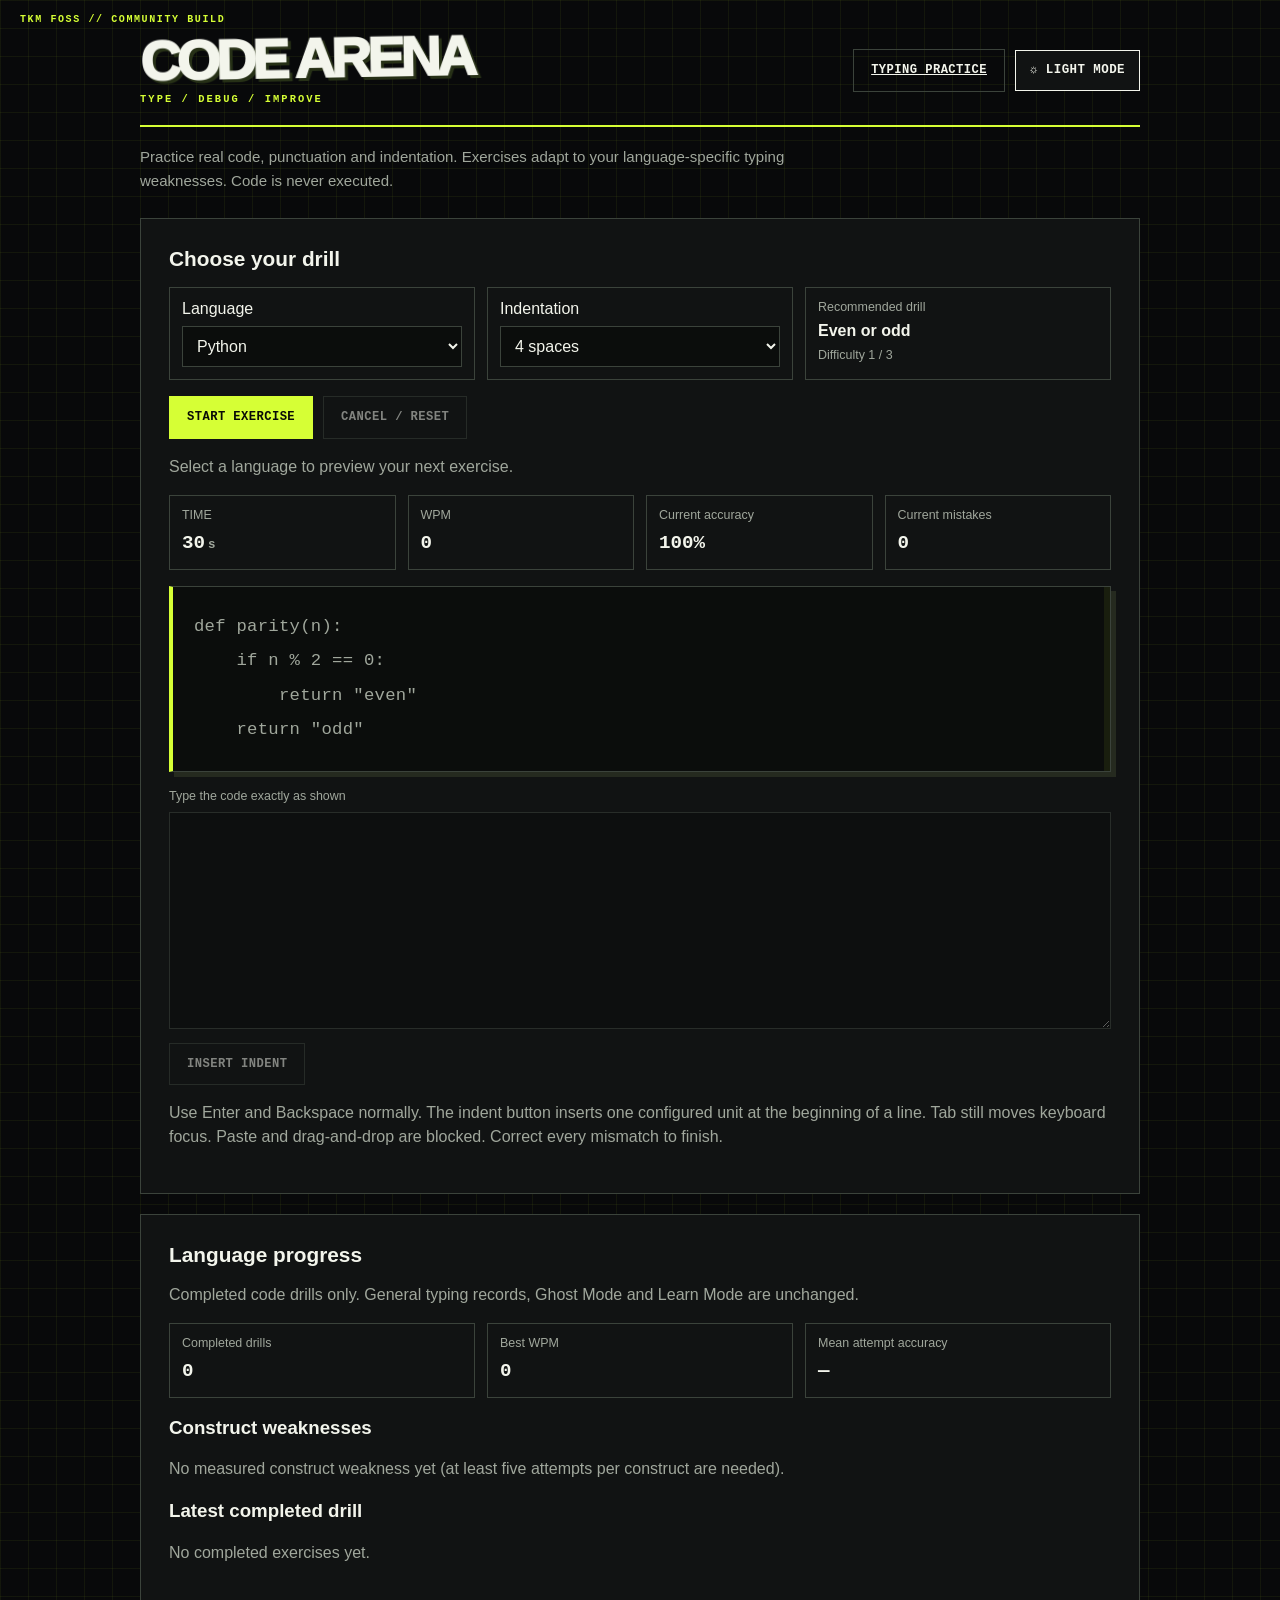
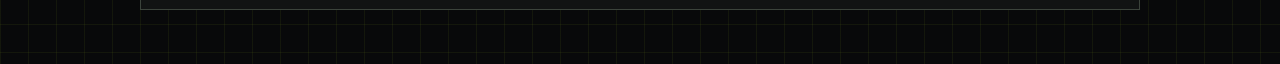
<file: code-arena.html>
<!DOCTYPE html>
<html lang="en">
<head>
  <meta charset="UTF-8">
  <meta name="viewport" content="width=device-width, initial-scale=1">
  <meta name="description" content="Practice programming syntax with adaptive code typing drills.">
  <title>Code Arena — BrokenKey</title>
  <link rel="stylesheet" href="style.css">
  <link rel="stylesheet" href="code-arena.css">
</head>
<body class="code-arena-page">
  <main class="container arena-container">
    <header class="topbar arena-topbar">
      <div class="brand"><div><h1>Code Arena</h1><p class="eyebrow">TYPE / DEBUG / IMPROVE</p></div></div>
      <div class="arena-actions"><a class="btn btn-secondary" href="index.html">Typing practice</a><button id="theme-btn" class="icon-btn" type="button">☼ <span>Light mode</span></button></div>
    </header>
    <p class="subtitle">Practice real code, punctuation and indentation. Exercises adapt to your language-specific typing weaknesses. Code is never executed.</p>
    <section class="arena-card" aria-labelledby="arena-heading">
      <h2 id="arena-heading">Choose your drill</h2>
      <div class="arena-settings">
        <label>Language<select id="arena-language"><option value="python">Python</option><option value="javascript">JavaScript</option><option value="c">C</option><option value="cpp">C++</option></select></label>
        <label>Indentation<select id="arena-indent"><option value="4">4 spaces</option><option value="2">2 spaces</option><option value="tab">Tabs</option></select></label>
        <div><span class="arena-label">Recommended drill</span><strong id="arena-exercise">—</strong><small id="arena-tier"></small></div>
      </div>
      <div class="arena-actions"><button id="arena-start" class="btn btn-primary" type="button">Start exercise</button><button id="arena-cancel" class="btn btn-secondary" type="button" disabled>Cancel / reset</button></div>
      <p id="arena-status" role="status">Select a language to preview your next exercise.</p>
      <div class="arena-stats" aria-label="Current typing metrics">
        <div><span>TIME</span><strong id="time">UNTIMED</strong></div>
        <div><span>WPM</span><strong id="wpm">0</strong></div>
        <div><span>Current accuracy</span><strong id="accuracy">100%</strong></div>
        <div><span>Current mistakes</span><strong id="mistakes">0</strong></div>
      </div>
      <div id="passage" class="passage arena-passage" aria-label="Code to type"></div>
      <label class="arena-label" for="typing-input">Type the code exactly as shown</label>
      <textarea id="typing-input" class="typing-input" rows="7" disabled spellcheck="false" autocorrect="off" autocapitalize="off" autocomplete="off" aria-describedby="arena-hint"></textarea>
      <div class="arena-actions"><button id="arena-indent-btn" class="btn btn-secondary" type="button" disabled>Insert indent</button></div>
      <p id="arena-hint">Use Enter and Backspace normally. The indent button inserts one configured unit at the beginning of a line. Tab still moves keyboard focus. Paste and drag-and-drop are blocked. Correct every mismatch to finish.</p>
    </section>
    <section class="arena-card" aria-labelledby="arena-history-heading">
      <h2 id="arena-history-heading">Language progress</h2>
      <p>Completed code drills only. General typing records, Ghost Mode and Learn Mode are unchanged.</p>
      <div class="arena-stats" id="arena-history"></div>
      <h3>Construct weaknesses</h3>
      <p id="arena-weakness"></p>
      <ul id="arena-weak-list"></ul>
      <h3>Latest completed drill</h3>
      <p id="arena-latest">No completed exercises yet.</p>
      <p id="arena-storage-status" role="status"></p>
    </section>
  </main>
  <span id="best" class="sr-only">0</span><span id="status-label" class="sr-only">READY</span>
  <button id="start-btn" class="sr-only" tabindex="-1" aria-hidden="true" type="button">Start</button>
  <div id="result" class="sr-only hidden" role="status"></div>
  <script src="script.js"></script>
  <script type="module" src="code-arena.js"></script>
</body>
</html>
</file>
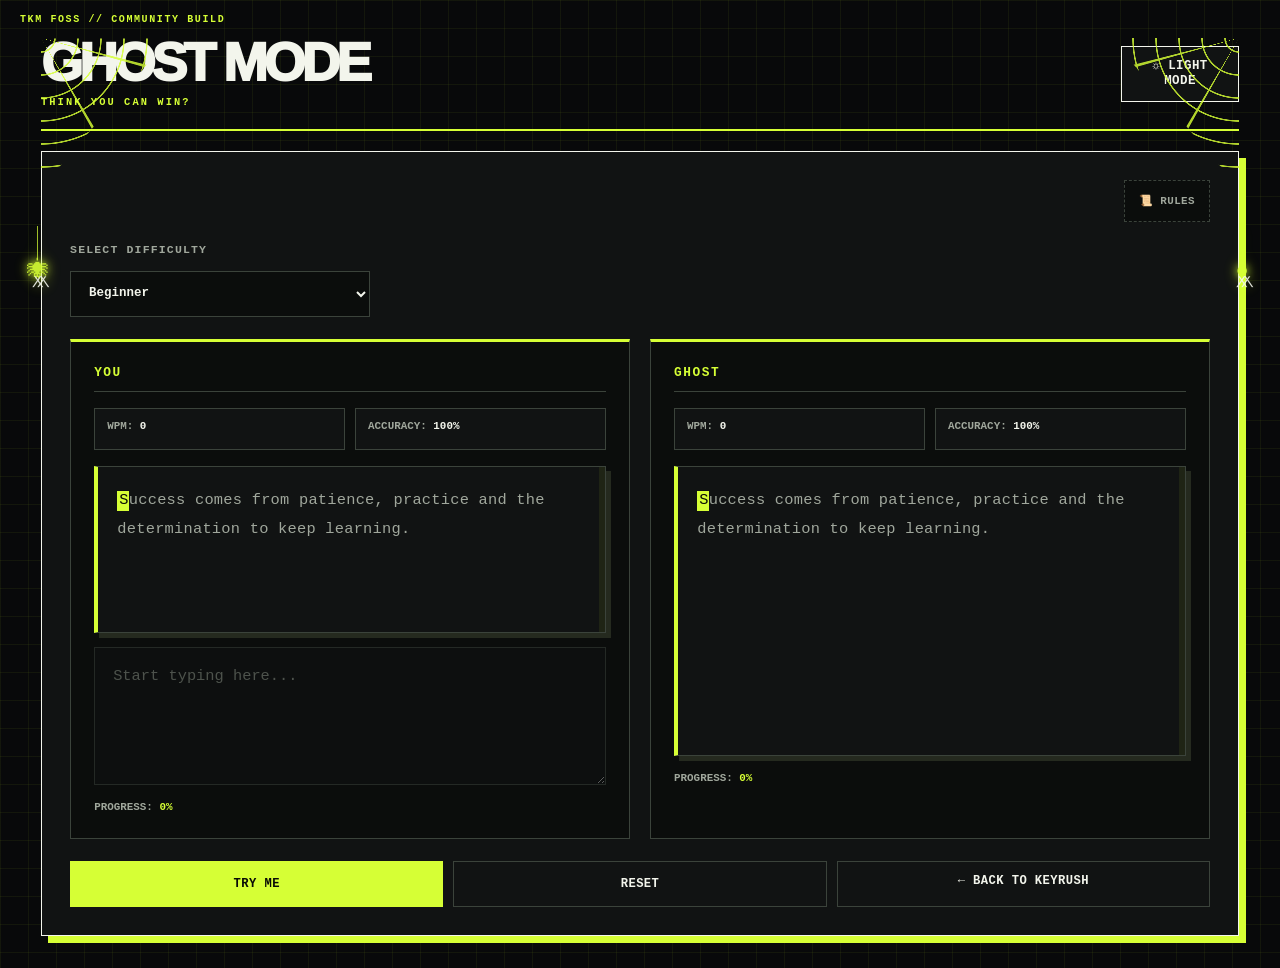
<file: ghost.html>
<!DOCTYPE html>
<html lang="en">
<head>
  <meta charset="UTF-8">
  <meta name="viewport" content="width=device-width, initial-scale=1.0">
  <meta name="theme-color" content="#08090a">
  <title>Ghost Mode — KeyRush</title>
  <link rel="stylesheet" href="style.css">
  <link rel="stylesheet" href="ghost.css">
</head>
<body class="ghost-page">
  <main class="container ghost-container">
    <!-- Decorative elements retained from the original Ghost Mode interface. -->
    <div class="spider-web web-top-left" aria-hidden="true"></div>
    <div class="spider-web web-top-right" aria-hidden="true"></div>

    <div class="hanging-spider spider-left" aria-hidden="true">
      <span class="spider-thread"></span>
      <span class="spider-body">🕷</span>
      <span class="spider-legs">╱╲╱╲</span>
    </div>

    <div class="hanging-spider spider-right" aria-hidden="true">
      <span class="spider-thread"></span>
      <span class="spider-body">●</span>
      <span class="spider-legs">╱╲╱╲</span>
    </div>

    <header class="topbar">
      <div class="brand-copy">
        <h1>Ghost Mode</h1>
        <p class="eyebrow">THINK YOU CAN WIN?</p>
      </div>

      <div class="race-timer" id="race-timer-container" hidden aria-label="Race time remaining">
        <span>TIME LEFT</span>
        <strong id="race-timer">30</strong>
        <span>SECONDS</span>
      </div>

      <button id="theme-btn" class="icon-btn" type="button" aria-label="Toggle light and dark mode">
        ☼ Light mode
      </button>
    </header>

    <section class="test-panel">
      <button id="rules-btn" type="button" class="rules-btn">📜 Rules</button>

      <h2>Select Difficulty</h2>
      <div class="difficulty-options">
        <label class="sr-only" for="difficulty">Select race difficulty</label>
        <select id="difficulty" aria-label="Select race difficulty">
          <option value="beginner">Beginner</option>
          <option value="intermediate">Intermediate</option>
          <option value="advanced">Advanced</option>
          <option value="personal-best">Personal Best</option>
        </select>
      </div>

      <div class="ghost-panels">
        <div class="typing-panel">
          <h2>YOU</h2>
          <div class="typing-stats">
            <span>WPM: <strong id="player-wpm">0</strong></span>
            <span>Accuracy: <strong id="player-accuracy">100%</strong></span>
          </div>

          <div id="player-passage" class="passage"></div>

          <label class="sr-only" for="player-input">Type the race passage here</label>
          <textarea
            id="player-input"
            class="typing-input"
            rows="4"
            placeholder="Start typing here..."
            disabled
            spellcheck="false"
            autocomplete="off"
            autocapitalize="off"
          ></textarea>

          <p>Progress: <span id="player-progress">0%</span></p>
        </div>

        <div class="typing-panel">
          <h2>GHOST</h2>
          <div class="typing-stats">
            <span>WPM: <strong id="ghost-wpm">0</strong></span>
            <span>Accuracy: <strong id="ghost-accuracy">100%</strong></span>
          </div>

          <div id="ghost-passage" class="passage"></div>
          <p>Progress: <span id="ghost-progress">0%</span></p>
        </div>
      </div>

      <div class="controls">
        <button id="start-ghost-btn" class="btn btn-primary" type="button">TRY ME</button>
        <button id="reset-ghost-btn" class="btn btn-secondary" type="button">Reset</button>
        <a href="index.html" class="btn btn-secondary">← Back to KeyRush</a>
      </div>

      <div id="ghost-message" class="result hidden" role="status" aria-live="polite"></div>

      <div id="race-results" class="race-results hidden" aria-live="polite">
        <h2 id="winner-heading">Race Results</h2>
        <div class="result-comparison">
          <div>
            <h3>YOU</h3>
            <p>WPM: <strong id="player-final-wpm">0</strong></p>
            <p>Accuracy: <strong id="player-final-accuracy">0%</strong></p>
            <p>Score: <strong id="player-final-score">0</strong></p>
          </div>
          <div>
            <h3>GHOST</h3>
            <p>WPM: <strong id="ghost-final-wpm">0</strong></p>
            <p>Accuracy: <strong id="ghost-final-accuracy">0%</strong></p>
            <p>Score: <strong id="ghost-final-score">0</strong></p>
          </div>
        </div>
        <p id="completion-status"></p>
        <p id="time-difference"></p>
      </div>

      <div id="rules-modal" class="rules-modal" hidden>
        <div class="rules-modal-content" role="dialog" aria-modal="true" aria-labelledby="rules-title">
          <h2 id="rules-title">👻 Ghost Mode Rules</h2>
          <div class="rules-content">
            <div class="rule-group">
              <h3>🏆 How to Win</h3>
              <ul>
                <li>If only one participant finishes, they win.</li>
                <li>If both finish, the higher score wins.</li>
                <li>If neither finishes, the higher score wins.</li>
                <li>Equal scores result in a draw.</li>
              </ul>
            </div>
            <div class="rule-group">
              <h3>⏱️ Race Rules</h3>
              <ul>
                <li>Each race lasts 30 seconds.</li>
                <li>Both participants receive the same passage.</li>
                <li>If one finishes early, the other can continue typing.</li>
                <li>The race ends when both finish or time runs out.</li>
              </ul>
            </div>
          </div>
          <button id="close-rules-btn" type="button">← Back</button>
        </div>
      </div>
    </section>
  </main>

  <script src="ghost.js" defer></script>
</body>
</html>
</file>
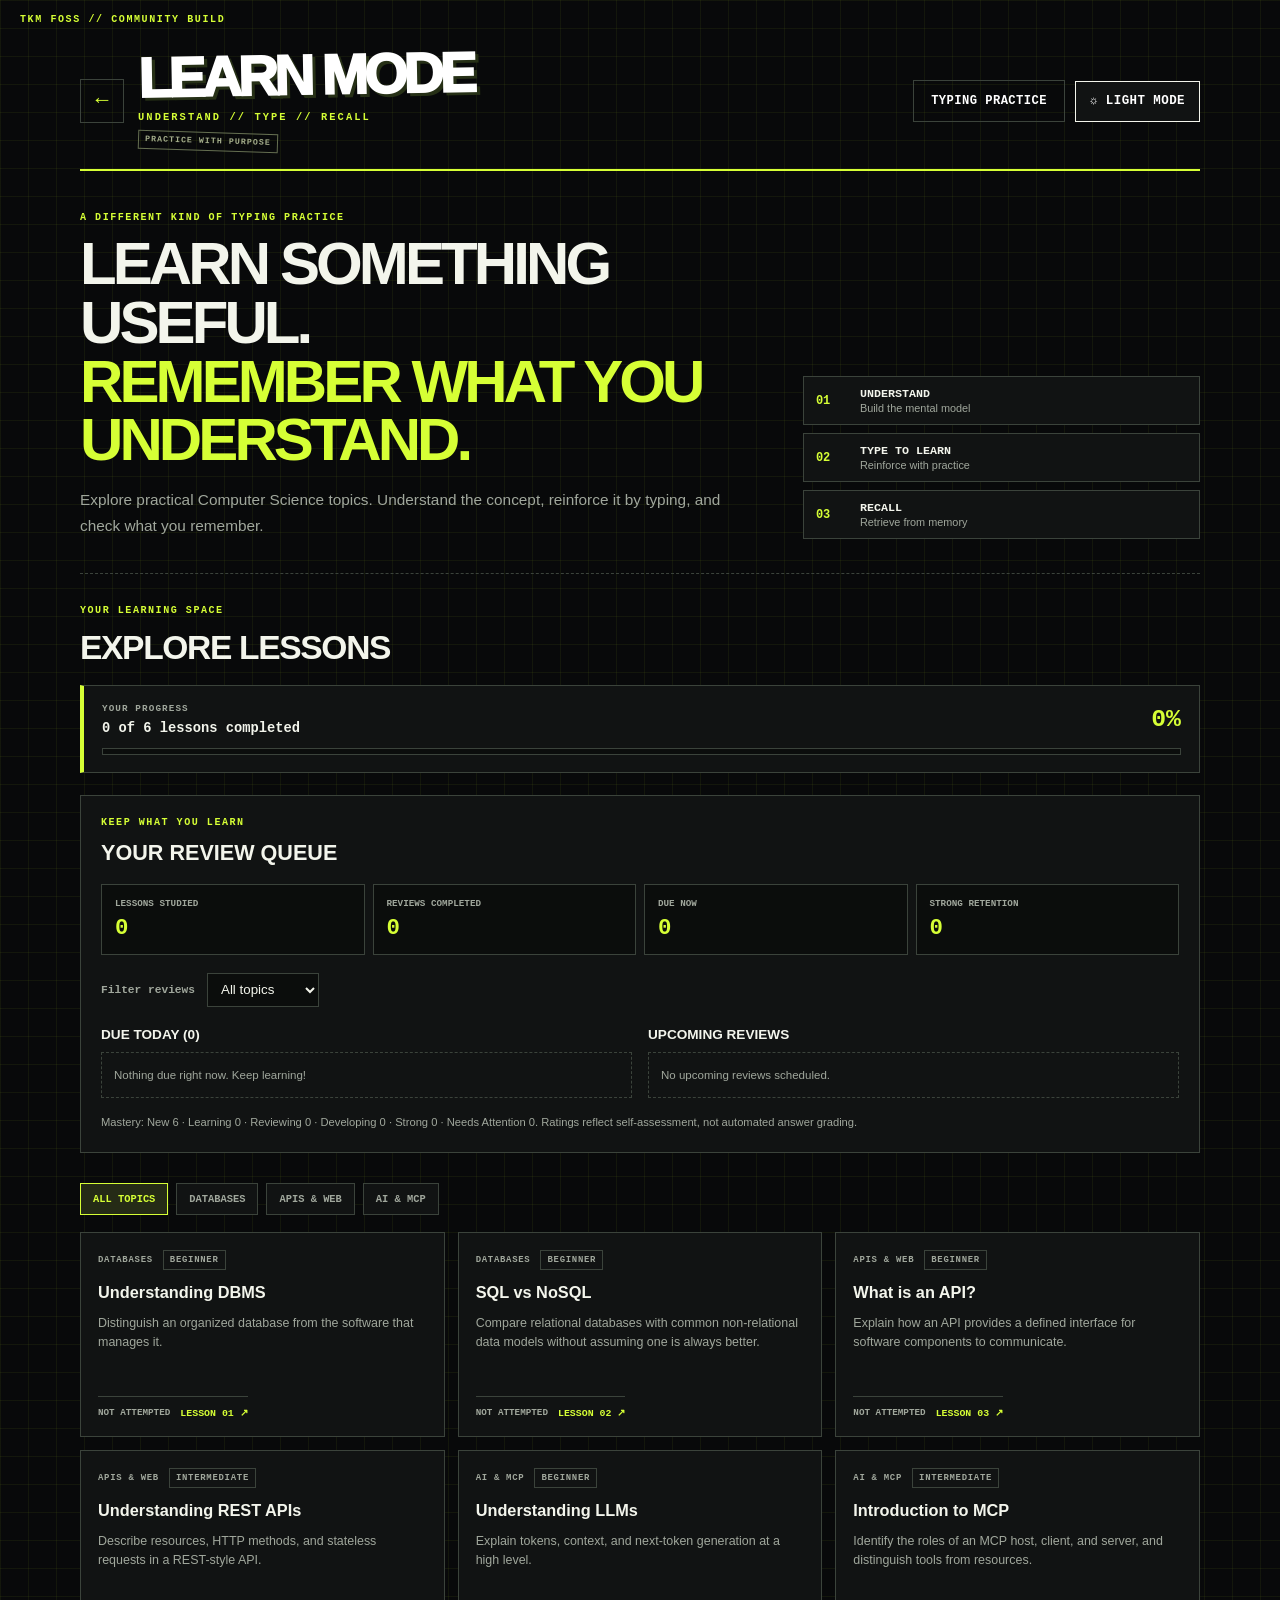
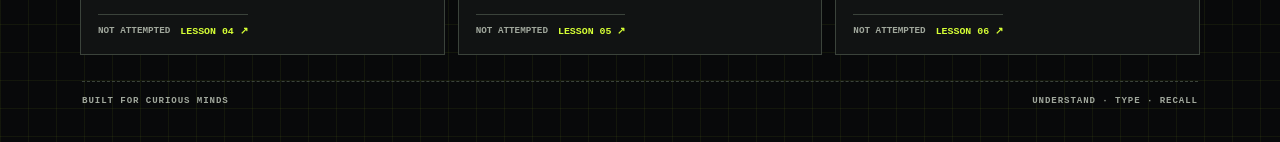
<file: learn.html>
<!DOCTYPE html>
<html lang="en">
<head>
  <meta charset="UTF-8" />
  <meta name="viewport" content="width=device-width, initial-scale=1.0" />
  <meta name="description" content="Learn practical Computer Science concepts through focused explanations, typing practice, and recall challenges." />
  <meta name="theme-color" content="#08090a" />
  <title>Learn Mode — BrokenKey</title>
  <link rel="stylesheet" href="style.css" />
  <link rel="stylesheet" href="learn-mode.css" />
</head>
<body class="learn-page" data-learn-app>
  <main class="container learn-container">
    <header class="topbar learn-topbar">
      <div class="brand">
        <a class="learn-back-home" href="index.html" aria-label="Back to typing practice">←</a>
        <div class="brand-copy">
          <h1>Learn Mode</h1>
          <p class="eyebrow">UNDERSTAND // TYPE // RECALL</p>
          <span class="brand-stamp">PRACTICE WITH PURPOSE</span>
        </div>
      </div>
      <div class="learn-header-actions">
        <a class="btn btn-secondary learn-home-link" href="index.html">Typing practice</a>
        <button id="theme-btn" class="icon-btn" type="button" aria-label="Toggle light and dark mode">☼ <span>Light mode</span></button>
      </div>
    </header>

    <section class="learn-intro" aria-labelledby="learn-page-title">
      <div>
        <p class="learn-kicker">A DIFFERENT KIND OF TYPING PRACTICE</p>
        <h2 id="learn-page-title">Learn something useful.<br /><span>Remember what you understand.</span></h2>
        <p class="learn-intro-copy">Explore practical Computer Science topics. Understand the concept, reinforce it by typing, and check what you remember.</p>
      </div>
      <div class="learn-method" aria-label="Three-stage learning workflow">
        <div><span>01</span><strong>Understand</strong><small>Build the mental model</small></div>
        <div><span>02</span><strong>Type to Learn</strong><small>Reinforce with practice</small></div>
        <div><span>03</span><strong>Recall</strong><small>Retrieve from memory</small></div>
      </div>
    </section>

    <section id="learn-catalog" class="learn-catalog" aria-labelledby="learn-catalog-title">
      <div class="learn-section-heading">
        <div><p class="learn-kicker">YOUR LEARNING SPACE</p><h2 id="learn-catalog-title">Explore lessons</h2></div>
        <button id="learn-resume-button" class="btn btn-secondary" type="button" hidden>Resume last lesson ↗</button>
      </div>

      <section class="learn-progress-card" aria-label="Overall learning progress">
        <div class="learn-progress-copy"><span class="learn-card-label">YOUR PROGRESS</span><strong id="learn-progress-label">0 of 6 lessons completed</strong></div>
        <strong id="learn-progress-value" class="learn-progress-number">0%</strong>
        <div class="learn-progress-track" role="progressbar" aria-label="Completed lessons" aria-valuemin="0" aria-valuemax="100" aria-valuenow="0" id="learn-progress-bar"><span id="learn-progress-fill"></span></div>
      </section>

      <section class="learn-review-dashboard" aria-labelledby="learn-review-title">
        <div class="learn-review-topline">
          <div><p class="learn-kicker">KEEP WHAT YOU LEARN</p><h3 id="learn-review-title">Your review queue</h3></div>
          <button id="learn-review-next" class="btn btn-primary" type="button" hidden>Review next due ↗</button>
        </div>
        <div class="learn-review-metrics" aria-label="Learning analytics">
          <div><span>LESSONS STUDIED</span><strong id="learn-stat-completed">0</strong></div>
          <div><span>REVIEWS COMPLETED</span><strong id="learn-stat-reviews">0</strong></div>
          <div><span>DUE NOW</span><strong id="learn-stat-due">0</strong></div>
          <div><span>STRONG RETENTION</span><strong id="learn-stat-strong">0</strong></div>
        </div>
        <div class="learn-review-filterline">
          <label for="learn-review-category">Filter reviews</label>
          <select id="learn-review-category" aria-label="Filter reviews by topic">
            <option value="all">All topics</option>
          </select>
        </div>
        <div class="learn-review-columns">
          <div><h4>Due today <span id="learn-overdue-count"></span></h4><div id="learn-due-list" class="learn-review-list"></div></div>
          <div><h4>Upcoming reviews</h4><div id="learn-upcoming-list" class="learn-review-list"></div></div>
        </div>
        <p id="learn-mastery-summary" class="learn-mastery-summary" aria-live="polite"></p>
      </section>

      <div id="learn-category-filters" class="learn-category-filters" aria-label="Filter lessons by category"></div>
      <div id="learn-lessons-grid" class="learn-lessons-grid" aria-live="polite"></div>
      <p id="learn-empty-state" class="learn-empty-state" hidden>No lessons are available in this category.</p>
    </section>

    <section id="learn-lesson-view" class="learn-lesson-view" hidden aria-labelledby="learn-lesson-title">
      <div class="learn-lesson-toolbar">
        <button id="learn-back-to-catalog" class="learn-text-button" type="button">← All lessons</button>
        <span id="learn-lesson-position" class="learn-lesson-position"></span>
      </div>

      <div class="learn-lesson-heading">
        <div class="learn-lesson-meta"><span id="learn-lesson-category"></span><span id="learn-lesson-difficulty"></span></div>
        <h2 id="learn-lesson-title"></h2>
        <p id="learn-lesson-objective" class="learn-objective"></p>
      </div>

      <nav class="learn-stepper" aria-label="Lesson stages">
        <span class="learn-step active" data-step-indicator="understand" aria-current="step"><span>01</span> Understand</span>
        <span class="learn-step-line" aria-hidden="true"></span>
        <span class="learn-step" data-step-indicator="type"><span>02</span> Type to Learn</span>
        <span class="learn-step-line" aria-hidden="true"></span>
        <span class="learn-step" data-step-indicator="recall"><span>03</span> Recall</span>
      </nav>

      <section id="learn-understand-panel" class="learn-stage-panel" aria-labelledby="learn-understand-title">
        <div class="learn-stage-heading"><p class="learn-kicker">STAGE 01 / BUILD YOUR UNDERSTANDING</p><h3 id="learn-understand-title">Understand the concept</h3></div>
        <div id="learn-explanation" class="learn-explanation"></div>
        <article class="learn-example-card"><span class="learn-card-label">PUT IT INTO CONTEXT</span><h4 id="learn-example-title"></h4><p id="learn-example-copy"></p></article>
        <div class="learn-references"><span class="learn-card-label">FURTHER READING</span><ul id="learn-references-list"></ul></div>
        <div class="learn-stage-actions"><span class="learn-stage-hint">Take a moment to understand the idea before moving on.</span><button id="learn-start-typing" class="btn btn-primary" type="button">I understand — start typing ↗</button></div>
      </section>

      <section id="learn-type-panel" class="learn-stage-panel" hidden aria-labelledby="learn-type-title">
        <div class="learn-stage-heading"><p class="learn-kicker">STAGE 02 / REINFORCE THE CONCEPT</p><h3 id="learn-type-title">Type to learn</h3><p class="learn-stage-description">This passage is untimed. Focus on accuracy and meaning, not speed. Backspace is enabled so you can correct mistakes.</p></div>
        <div class="learn-typing-stats" aria-live="polite">
          <div><span>TIME</span><strong id="time">UNTIMED</strong></div>
          <div><span>WPM</span><strong id="wpm">0</strong></div>
          <div><span>ACCURACY</span><strong id="accuracy">100%</strong></div>
          <div><span>MISTAKES</span><strong id="mistakes">0</strong></div>
        </div>
        <div id="passage" class="passage learn-typing-passage" aria-label="Lesson passage to type"></div>
        <label class="sr-only" for="typing-input">Type the lesson passage here</label>
        <textarea id="typing-input" class="typing-input learn-typing-input" rows="4" placeholder="Click Start typing, then type the passage here…" disabled spellcheck="false" autocapitalize="off" autocomplete="off"></textarea>
        <p class="learn-input-hint"><span>BACKSPACE TO CORRECT</span><span>NO TIMER · NO PERSONAL BEST IMPACT</span></p>
        <p id="learn-typing-status" class="learn-typing-status" role="status">Your typing session is ready.</p>
        <div class="learn-stage-actions">
          <button id="learn-back-to-understand" class="btn btn-secondary" type="button">← Review explanation</button>
          <button id="learn-retry-typing" class="btn btn-secondary" type="button">↻ Retry passage</button>
        </div>
      </section>

      <section id="learn-recall-panel" class="learn-stage-panel" hidden aria-labelledby="learn-recall-title">
        <div class="learn-stage-heading"><p class="learn-kicker">STAGE 03 / RETRIEVE FROM MEMORY</p><h3 id="learn-recall-title">Recall what you learned</h3><p class="learn-stage-description">The explanation is hidden now. Answer in your own words. You do not need to match the reference answer exactly.</p></div>
        <div class="learn-question-card"><span class="learn-card-label">YOUR RECALL QUESTION</span><h4 id="learn-recall-question"></h4></div>
        <label class="learn-answer-label" for="learn-answer-input">Your answer</label>
        <textarea id="learn-answer-input" class="learn-answer-input" rows="5" placeholder="Explain the concept in your own words…"></textarea>
        <button id="learn-submit-answer" class="btn btn-primary" type="button">Show reference answer</button>
        <article id="learn-answer-review" class="learn-answer-review" hidden aria-live="polite">
          <span class="learn-card-label">REFERENCE ANSWER</span>
          <p id="learn-expected-answer"></p>
          <p class="learn-self-assessment">Compare the key ideas with your answer. This is a self-assessment, not an automated grade.</p>
          <div class="learn-rating-actions" aria-label="Rate your own recall">
            <button class="btn btn-secondary" type="button" data-recall-rating="Again">Again</button>
            <button class="btn btn-secondary" type="button" data-recall-rating="Hard">Hard</button>
            <button class="btn btn-primary" type="button" data-recall-rating="Good">Good</button>
            <button class="btn btn-secondary" type="button" data-recall-rating="Easy">Easy</button>
          </div>
          <p class="learn-rating-note">Your rating changes when you review this lesson next. It is not an automated correctness score.</p>
          <button id="learn-review-again" class="learn-text-button" type="button">← Read explanation instead</button>
        </article>
      </section>

      <section id="learn-complete-panel" class="learn-stage-panel learn-complete-panel" hidden aria-labelledby="learn-complete-title">
        <span class="learn-complete-mark" aria-hidden="true">✓</span>
        <p class="learn-kicker">LESSON COMPLETED</p>
        <h3 id="learn-complete-title">Knowledge reinforced.</h3>
        <p id="learn-complete-copy"></p><p id="learn-next-review-date" class="learn-next-review-date"></p>
        <div class="learn-complete-stats"><div><span>BEST ACCURACY</span><strong id="learn-complete-accuracy">—</strong></div><div><span>LESSONS COMPLETED</span><strong id="learn-complete-count">0 / 6</strong></div></div>
        <div class="learn-stage-actions"><button id="learn-finish-back" class="btn btn-secondary" type="button">All lessons</button><button id="learn-next-lesson" class="btn btn-primary" type="button">Next lesson ↗</button></div>
      </section>
    </section>

    <footer class="learn-footer"><span>BUILT FOR CURIOUS MINDS</span><span>UNDERSTAND · TYPE · RECALL</span></footer>
  </main>

  <!-- Minimal compatibility controls required by the shared typing engine. -->
  <span id="best" class="sr-only">0</span>
  <span id="status-label" class="sr-only">READY</span>
  <button id="start-btn" class="sr-only" type="button" tabindex="-1" aria-hidden="true">Start</button>
  <div id="result" class="hidden sr-only" role="status"></div>

  <script src="script.js"></script>
  <script type="module" src="learn-mode.js"></script>
</body>
</html>
</file>
<file: style.css>
/* KEYRUSH / CYBER-BRUTALIST SKIN
   High contrast, exposed structure, hard edges and acid-lime signal colour.
   Intentional challenge defects remain seeded in the application logic/styles. */
:root{color-scheme:dark;--page:#08090a;--panel:#111313;--panel2:#0b0d0c;--text:#f3f5ec;--muted:#a0a79c;--border:#3b433b;--accent:#d6ff35;--accent-ink:#090b06;--correct:#d6ff35;--wrong:#ff5a72;--shadow:7px 7px 0 #d6ff35;--grid:rgba(214,255,53,.055)}
*{box-sizing:border-box}html{background:var(--page)}body{margin:0;min-height:100vh;background-color:var(--page);background-image:linear-gradient(var(--grid) 1px,transparent 1px),linear-gradient(90deg,var(--grid) 1px,transparent 1px);background-size:28px 28px;color:var(--heading);font-family:Arial,Helvetica,sans-serif;display:flex;align-items:center;justify-content:center;padding:34px 20px}body:before{content:"TKM FOSS // COMMUNITY BUILD";position:fixed;top:14px;left:20px;color:var(--accent);font:700 10px/1.2 ui-monospace,SFMono-Regular,Consolas,monospace;letter-spacing:.16em}.container{width:100%;max-width:1000px}.topbar{display:flex;align-items:center;justify-content:space-between;gap:18px;margin-bottom:12px;border-bottom:2px solid var(--accent);padding:0 0 18px}.brand{display:flex;align-items:center;gap:15px}.brand-icon{display:grid;place-items:center;width:54px;height:54px;background:var(--accent);color:var(--accent-ink);border:2px solid var(--accent);font-size:2.2rem;font-weight:900;line-height:1}.brand h1{font-size:clamp(2rem,5vw,3.5rem);line-height:.9;letter-spacing:-.075em;text-transform:uppercase;margin:0;font-weight:950}.eyebrow{font:800 .65rem/1.4 ui-monospace,SFMono-Regular,Consolas,monospace;letter-spacing:.2em;color:var(--accent);margin:8px 0 0;text-transform:uppercase}.icon-btn,.ghost-btn,.time-btn,.btn{font:700 .78rem/1.2 ui-monospace,SFMono-Regular,Consolas,monospace;text-transform:uppercase;letter-spacing:.035em;cursor:pointer;transition:background .12s,color .12s,transform .12s}.icon-btn{border:1px solid var(--text);background:var(--panel);color:var(--heading);padding:12px 14px}.icon-btn:hover,.btn:hover,.ghost-btn:hover,.time-btn:hover{transform:translate(-2px,-2px);box-shadow:3px 3px 0 var(--accent)}.subtitle{color:var(--muted);font-size:.94rem;line-height:1.6;margin:18px 0 25px;max-width:720px}.stats{display:grid;grid-template-columns:repeat(5,minmax(0,1fr));gap:0;margin-bottom:22px;border:1px solid var(--border)}.stat{background:var(--panel);border-right:1px solid var(--border);padding:15px 13px;min-width:0}.stat:last-child{border-right:0}.stat-label{display:block;color:var(--muted);font:700 .61rem/1.4 ui-monospace,SFMono-Regular,Consolas,monospace;text-transform:uppercase;letter-spacing:.08em;margin-bottom:12px}.stat-value{font-size:clamp(1.4rem,3vw,2.15rem);font-weight:900;letter-spacing:-.06em;font-variant-numeric:tabular-nums}.stat:first-child{background:var(--accent);color:var(--accent-ink)}.stat:first-child .stat-label,.stat:first-child .unit{color:#333b18}.unit{font-size:.72rem;margin-left:3px;color:var(--muted)}.test-panel{background:var(--panel);border:1px solid var(--text);padding:22px;box-shadow:var(--shadow)}.panel-heading,.toolbar,.input-hint{display:flex;justify-content:space-between;align-items:center;gap:12px}.panel-heading{font:800 .67rem/1.4 ui-monospace,SFMono-Regular,Consolas,monospace;letter-spacing:.1em;color:var(--muted);text-transform:uppercase}.live-dot{display:inline-block;width:8px;height:8px;background:var(--accent);margin-right:9px;outline:2px solid #d6ff3533;outline-offset:3px}.tiny-label{font-size:.59rem}.toolbar{margin:19px 0 16px;flex-wrap:wrap}.timer-options{display:flex;gap:0}.time-btn{border:1px solid var(--border);border-right:0;background:var(--panel2);color:var(--muted);padding:11px 14px}.time-btn:last-child{border-right:1px solid var(--border)}.time-btn.active{background:var(--accent);color:var(--accent-ink);border-color:var(--accent);font-weight:900}.feature-buttons{display:flex;gap:15px 7px;flex-wrap:wrap;align-items:flex-start;justify-content:flex-end;margin-left:19px;max-width:570px;transform:translateY(7px)}.feature-btn{font:700 .72rem/1.2 ui-monospace,SFMono-Regular,Consolas,monospace;text-transform:uppercase;letter-spacing:.025em;cursor:pointer;background:var(--panel2);border:1px dashed var(--border);color:var(--sub);padding:11px 12px;margin-top:5px}.feature-btn:nth-child(2){margin-top:19px;margin-right:13px}.feature-btn:nth-child(3){margin-top:-3px}.feature-btn:hover{border-color:var(--accent);color:var(--accent);transform:translate(-1px,-1px)}.ghost-btn{background:transparent;border:1px solid #b99aff;color:#d0b9ff;padding:11px 13px}.soon{font-size:.53rem;letter-spacing:.1em;border:1px solid #b99aff;padding:3px 5px;margin-left:5px}.passage{min-height:155px;background:var(--panel2);border:1px solid var(--border);border-left:4px solid var(--accent);padding:23px 21px;font:1.08rem/2 ui-monospace,SFMono-Regular,Consolas,monospace;letter-spacing:.015em;white-space:pre-wrap;overflow-wrap:anywhere;color:var(--muted);user-select:none}.char.current{background:var(--accent);border-bottom:2px solid var(--accent);color:var(--accent-ink)}.char.correct{color:var(--correct)}.char.wrong{color:var(--wrong);background:#ff5a7220;text-decoration:underline;text-decoration-thickness:2px;text-underline-offset:4px}.typing-input{display:block;width:100%;margin-top:14px;resize:vertical;min-height:94px;border:1px solid var(--border);border-radius:0;background:var(--psg2);color:var(--text);font:1rem/1.65 ui-monospace,SFMono-Regular,Consolas,monospace;padding:15px 16px;outline:none}.typing-input::placeholder{color:#858d81}.typing-input:focus{border-color:var(--accent);box-shadow:inset 4px 0 0 var(--accent)}.typing-input:disabled{opacity:.55}.input-hint{color:var(--muted);font: .66rem/1.5 ui-monospace,SFMono-Regular,Consolas,monospace;text-transform:uppercase;margin:10px 2px 19px}kbd{font:inherit;border:1px solid var(--muted);padding:3px 6px;color:var(--std)}.controls{display:flex;gap:10px;flex-wrap:wrap}.btn{border:1px solid var(--text);padding:13px 17px;font-size:.76rem;font-weight:900}.btn-primary{background:var(--accent);color:var(--accent-ink);border-color:var(--accent)}.btn-secondary{background:transparent;color:var(--dgreen);border-color:var(--border)}.btn:disabled{opacity:.5;cursor:not-allowed;transform:none;box-shadow:none}.result{margin:0 0 16px;padding:14px;border:1px solid var(--accent);background:#d6ff3510;text-align:left;color:var(--accent);font:800 .82rem/1.5 ui-monospace,SFMono-Regular,Consolas,monospace;text-transform:uppercase}.hidden{display:none}footer{display:flex;justify-content:space-between;gap:10px;color:#858d81;font:700 .61rem/1.5 ui-monospace,SFMono-Regular,Consolas,monospace;letter-spacing:.06em;text-transform:uppercase;margin:22px 2px 0}.sr-only{position:absolute;width:1px;height:1px;padding:0;margin:-1px;overflow:hidden;clip:rect(0,0,0,0);white-space:nowrap;border:0}
/* Intentional challenge: light mode switches surfaces but leaves text tokens inconsistent. */
body.light-mode{--page:#f0f2e9;--panel:#fff;--panel2:#e7eadf;--dgreen:#547600;--std:#2c352e;--heading:#54c8287d;--psg2:#ff5a720d;--sub:#b99aff;--border:#bfc6b5;--muted:#65705e;--accent:#547600;--accent-ink:#fff;--correct:#167b50;--wrong:#c62f48;background-color:var(--page);background-image:linear-gradient(rgba(40,60,10,.06) 1px,transparent 1px),linear-gradient(90deg,rgba(40,60,10,.06) 1px,transparent 1px)}body.light-mode .passage,body.light-mode .typing-input{color:#2c352e}body.light-mode .stat-value{color:#d6ff35}
@media(max-width:680px){body{padding:34px 12px 18px;align-items:flex-start}body:before{font-size:8px;left:12px;top:10px}.topbar{align-items:flex-start}.brand-icon{width:43px;height:43px;font-size:1.8rem}.brand h1{font-size:2.25rem}.icon-btn{max-width:118px;padding:10px;font-size:.65rem}.stats{grid-template-columns:repeat(3,minmax(0,1fr))}.stat{border-bottom:1px solid var(--border);padding:12px 9px}.stat:nth-child(3){border-right:0}.stat:nth-child(4),.stat:nth-child(5){border-bottom:0}.stat-value{font-size:1.5rem}.test-panel{padding:14px;box-shadow:4px 4px 0 var(--accent)}.passage{padding:15px;font-size:.96rem}.tiny-label{display:none}.toolbar{align-items:flex-start}.timer-options{max-width:100%}.time-btn{padding:10px}.ghost-btn{padding:10px 8px;font-size:.65rem}.feature-btn{padding:10px 8px;font-size:.61rem}.feature-buttons{width:100%}.input-hint{align-items:flex-start}.controls .btn{flex:1}footer{flex-direction:column}}
.error-page{text-align:left;max-width:680px;margin:auto;padding:clamp(25px,6vw,56px)}.error-mark{font-size:3.3rem;color:var(--accent);margin-bottom:10px}.error-page h1{font-size:clamp(2rem,6vw,3.8rem);line-height:.95;letter-spacing:-.06em;text-transform:uppercase;margin:14px 0}.error-page .subtitle{margin:12px 0 20px}.error-code{display:inline-block;border:1px solid var(--wrong);padding:9px 12px;color:var(--wrong);font:800 .72rem ui-monospace,SFMono-Regular,Consolas,monospace;letter-spacing:.08em}.error-copy{color:var(--muted);line-height:1.7;margin:22px 0 28px;max-width:420px}.back-link{display:inline-block;text-decoration:none}

/* Extra deliberate visual noise for the community challenge build. */
.brand{gap:17px;align-items:center}.brand-copy{position:relative}.brand h1{ text-shadow:3px 3px 0 #263016; transform:rotate(-1deg); }.brand-stamp{display:inline-block;margin-top:8px;padding:3px 6px;border:1px solid #667052;color:#a4ad8b;font:700 .52rem/1.3 ui-monospace,monospace;letter-spacing:.12em;transform:rotate(1.8deg)}
.wasd-mark{position:relative;display:grid;grid-template-columns:repeat(3,29px);grid-template-rows:repeat(2,29px);gap:4px;padding:7px 8px 21px;background:#071e22;border:2px solid #39cdb2;box-shadow:5px 5px 0 #d6ff35;transform:rotate(-2deg);flex-shrink:0}
.wasd-key{position:relative;border:2px solid #49cdb8;border-radius:5px;background:#e9fff8;color:#073d40;font:900 1rem/1 ui-monospace,monospace;box-shadow:inset -3px -3px 0 #9acdc3,3px 3px 0 #020a0b;width:29px;height:29px;padding:0;cursor:pointer;transition:transform .14s ease,box-shadow .14s ease,background .14s ease}
.key-w{grid-column:2;grid-row:1}.key-a{grid-column:1;grid-row:2}.key-s{grid-column:2;grid-row:2}.key-d{grid-column:3;grid-row:2}
.wasd-key:hover,.wasd-key:focus-visible,.wasd-key.key-active{z-index:2;transform:translateY(-6px) scale(1.12) rotate(3deg);background:#d6ff35;box-shadow:inset -3px -3px 0 #b3d22d,4px 8px 0 #000;outline:2px solid #d6ff35;outline-offset:2px}
.wasd-tip{position:absolute;bottom:4px;left:3px;right:3px;white-space:nowrap;text-align:center;color:#d6ff35;font:700 .43rem/1 ui-monospace,monospace;letter-spacing:.02em}
.ticker{display:flex;gap:23px;overflow:hidden;white-space:nowrap;margin:0 0 13px;padding:7px 10px;background:#d6ff35;color:#090b06;border:1px solid #090b06;box-shadow:4px 4px 0 #56651d;font:900 .58rem/1.2 ui-monospace,monospace;letter-spacing:.1em;transform:rotate(.35deg)}
.ticker span:nth-child(2){transform:translateY(3px)}.ticker span:nth-child(3){transform:translateY(-2px)}.ticker span:nth-child(4){opacity:.65}
.chaos-strip{display:flex;align-items:center;justify-content:space-between;gap:10px;margin:-7px 0 23px;padding:0 2px;min-height:24px}
.warning-sticker{display:inline-block;background:#ff5a72;color:#19050a;padding:5px 7px;font:900 .56rem/1 ui-monospace,monospace;letter-spacing:.06em;transform:rotate(-2deg);box-shadow:3px 3px 0 #62202b}
.serial{border-bottom:2px dashed var(--accent);color:var(--muted);font:700 .58rem ui-monospace,monospace;transform:rotate(1.5deg)}
.micro-copy{font:700 .52rem ui-monospace,monospace;letter-spacing:.05em;color:#7f8975}
.panel-heading{position:relative}.panel-code{color:var(--wrong);font-size:.56rem;transform:rotate(-2deg);border:1px solid #ff5a7266;padding:4px 5px;margin-left:auto}
.test-panel{position:relative}.test-panel:after{content:"BETA";position:absolute;right:-9px;top:34%;padding:6px 10px;background:#b99aff;color:#160d2b;font:900 .65rem ui-monospace,monospace;transform:rotate(90deg) translateX(50%);transform-origin:right top;letter-spacing:.14em;box-shadow:3px 3px 0 #44365f;pointer-events:none}
.feature-buttons{column-gap:11px;row-gap:16px}.feature-btn:nth-child(1){transform:rotate(-1deg) translateY(2px)}.feature-btn:nth-child(2){transform:rotate(1.5deg) translateY(6px)}.feature-btn:nth-child(3){transform:rotate(-1deg) translateY(-3px)}
.passage{position:relative;box-shadow:inset -6px 0 0 #d6ff3512,5px 5px 0 #252a1f}
.input-warning{color:var(--wrong);font-weight:900;transform:rotate(-1deg)}
.bottom-chaos{display:flex;justify-content:space-between;align-items:center;gap:10px;margin:18px 0 0;padding:8px 10px;border-top:1px dashed var(--border);border-bottom:1px dashed var(--border);color:#777f70;font:700 .52rem ui-monospace,monospace;letter-spacing:.08em}
.tiny-sticker{color:#08090a;background:#ff5a72;padding:5px 7px;transform:rotate(2deg)}
footer{align-items:center}.foss-credit{display:flex;align-items:center;gap:10px}.foss-credit img{width:38px;height:38px;object-fit:contain;image-rendering:auto;border:1px solid #343b30;border-radius:50%;background:#000;box-shadow:3px 3px 0 #d6ff35}.foss-credit small{display:block;margin-top:3px;color:var(--accent);font-size:.5rem;letter-spacing:.1em}
@media(max-width:680px){.brand{gap:10px}.wasd-mark{transform:scale(.86) rotate(-2deg);transform-origin:left center;margin-right:-9px}.brand-stamp{font-size:.45rem}.ticker{gap:13px;font-size:.5rem}.chaos-strip{flex-wrap:wrap;justify-content:flex-start;gap:8px}.micro-copy{display:none}.panel-code{display:none}.test-panel:after{right:-5px;top:27%;font-size:.52rem}.input-hint{flex-wrap:wrap}.bottom-chaos{flex-wrap:wrap;line-height:1.6}.foss-credit img{width:32px;height:32px}footer{align-items:flex-start}}
@media(prefers-reduced-motion:reduce){.wasd-key{transition:none}}

/* ===== Merged from BrokenKey-main: live WPM graph + per-key error heatmap ===== */
/* Analytics Section (Graph & Heatmap) */
.analytics-section {
  display: flex;
  flex-direction: column;
  gap: 22px;
  margin-bottom: 24px;
}

.analytics-card {
  background: var(--panel);
  border: 1px solid var(--border);
  padding: 20px;
}

.card-header {
  display: flex;
  justify-content: space-between;
  align-items: center;
  flex-wrap: wrap;
  gap: 10px;
  margin-bottom: 16px;
  padding-bottom: 12px;
  border-bottom: 1px solid var(--border);
}

.card-title-group {
  display: flex;
  align-items: center;
  gap: 12px;
}

.card-title-group h3 {
  margin: 0;
  font: 800 0.88rem/1.2 ui-monospace, SFMono-Regular, Consolas, monospace;
  text-transform: uppercase;
  letter-spacing: 0.06em;
  color: var(--dgreen);
}

.badge {
  font: 800 0.58rem/1 ui-monospace, SFMono-Regular, Consolas, monospace;
  padding: 3px 6px;
  letter-spacing: 0.08em;
  text-transform: uppercase;
}

.live-badge {
  background: var(--accent);
  color: var(--accent-ink);
}

.accuracy-badge {
  background: transparent;
  border: 1px solid var(--accent);
  color: var(--accent);
}

.card-subtitle {
  font: 600 0.68rem/1.2 ui-monospace, SFMono-Regular, Consolas, monospace;
  color: var(--muted);
}

/* WPM Graph */
.chart-wrapper {
  position: relative;
  width: 100%;
  background: var(--panel2);
  border: 1px solid var(--border);
  padding: 12px 10px;
  overflow-x: auto;
}

#wpm-chart {
  display: block;
  width: 100%;
  height: auto;
  max-height: 200px;
}

/* Keyboard Heatmap */
.heatmap-legend {
  display: flex;
  align-items: center;
  gap: 12px;
  flex-wrap: wrap;
}

.legend-item {
  display: flex;
  align-items: center;
  gap: 6px;
  font: 700 0.6rem/1 ui-monospace, SFMono-Regular, Consolas, monospace;
  color: var(--muted);
  text-transform: uppercase;
}

.legend-swatch {
  display: inline-block;
  width: 10px;
  height: 10px;
  border: 1px solid var(--border);
}

.keyboard-layout {
  display: flex;
  flex-direction: column;
  gap: 7px;
  background: var(--panel2);
  border: 1px solid var(--border);
  padding: 18px 12px;
  align-items: center;
  user-select: none;
  overflow-x: auto;
}

.kb-row {
  display: flex;
  gap: 6px;
  justify-content: center;
  width: 100%;
}

.kb-key {
  position: relative;
  display: flex;
  flex-direction: column;
  align-items: center;
  justify-content: center;
  min-width: 44px;
  height: 44px;
  background: #14171a;
  border: 1px solid var(--border);
  font: 800 0.82rem/1 ui-monospace, SFMono-Regular, Consolas, monospace;
  color: var(--text);
  padding: 4px;
  transition: all 0.15s ease;
}

.kb-space {
  min-width: 220px;
}

.kb-enter {
  min-width: 72px;
}

.kb-char {
  display: block;
}

.kb-err {
  font-size: 0.52rem;
  color: var(--muted);
  margin-top: 2px;
}

/* Heatmap Intensity Levels */
.intensity-0 {
  background: #14171a;
  border-color: var(--border);
  color: var(--text);
}

.intensity-1 {
  background: rgba(214, 255, 53, 0.12);
  border-color: rgba(214, 255, 53, 0.45);
  color: var(--accent);
}
.intensity-1 .kb-err { color: var(--accent); }

.intensity-2 {
  background: rgba(255, 209, 59, 0.15);
  border-color: rgba(255, 209, 59, 0.6);
  color: #ffd13b;
}
.intensity-2 .kb-err { color: #ffd13b; }

.intensity-3 {
  background: rgba(255, 138, 61, 0.2);
  border-color: rgba(255, 138, 61, 0.7);
  color: #ff8a3d;
}
.intensity-3 .kb-err { color: #ff8a3d; }

.intensity-4 {
  background: rgba(255, 90, 114, 0.28);
  border-color: var(--wrong);
  color: var(--wrong);
  box-shadow: inset 0 0 8px rgba(255, 90, 114, 0.3);
}
.intensity-4 .kb-err { color: var(--wrong); font-weight: 900; }
.analytics-section{margin-top:24px}
@media (max-width:768px){
  .kb-key{min-width:30px;height:38px;font-size:.72rem}
  .kb-space{min-width:140px}
  .kb-enter{min-width:54px}
}

/* ===== GHOST MODE DESIGN ===== */

body:has(.ghost-container) {
    background:
        radial-gradient(ellipse at 50% 0%, #28205f 0%, transparent 55%),
        linear-gradient(135deg, #08091d, #11102d 55%, #08091d);
    color: #e5e1ff;
    min-height: 100vh;
}

.ghost-container {
    max-width: 1450px;
    width: 94%;
    margin: auto;
    padding: 25px 0;
}

.ghost-container .topbar {
    border-bottom: 1px solid #38316e;
    padding-bottom: 18px;
}

.ghost-container .test-panel {
    background: rgba(13, 14, 38, 0.85);
    border: 1px solid #51418e;
    border-radius: 20px;
    padding: 25px;
    box-shadow: 0 0 25px rgba(105, 65, 255, 0.15);
}

.ghost-container .test-panel::after {
    display: none;
}

/* Difficulty */

.difficulty-options {
    display: flex;
    justify-content: center;
    margin: 25px 0;
}

#difficulty {
    padding: 13px 25px;
    min-width: 220px;
    background: #171632;
    color: #e8e2ff;
    border: 1px solid #7560c9;
    border-radius: 30px;
    font-size: 16px;
    cursor: pointer;
}

/* Side-by-side panels */

.ghost-panels {
    display: grid;
    grid-template-columns: 1fr 1fr;
    gap: 24px;
    margin: 20px 0;
}

.typing-panel {
    background: linear-gradient(145deg, #17172f, #101124);
    border: 2px solid #ff851f;
    border-radius: 18px;
    padding: 22px;
    min-width: 0;
    box-shadow: 0 0 12px rgba(255, 133, 31, 0.18);
}

.typing-panel:nth-child(2) {
    border-color: #a78bff;
    box-shadow: 0 0 12px rgba(167, 139, 255, 0.2);
}

.typing-panel h2 {
    color: #ff922e;
    margin-top: 0;
}

.typing-panel:nth-child(2) h2 {
    color: #b5a2ff;
}

.typing-stats {
    display: flex;
    justify-content: space-between;
    gap: 10px;
    margin: 15px 0;
    color: #c5bdff;
    font-size: 14px;
}

.typing-panel .passage {
    min-height: 150px;
    padding: 15px;
    background: #101124;
    border: 1px solid #292744;
    border-radius: 10px;
    line-height: 1.9;
    overflow-wrap: anywhere;
}

.typing-panel .typing-input {
    width: 100%;
    min-height: 110px;
    box-sizing: border-box;
    padding: 14px;
    resize: vertical;
    background: #101124;
    color: #f0edff;
    border: 1px solid #39345e;
    border-radius: 10px;
    font: inherit;
}

.typing-panel .typing-input:focus {
    outline: none;
    border-color: #a78bff;
    box-shadow: 0 0 10px rgba(167, 139, 255, 0.2);
}

/* Character feedback */

.char.correct {
    color: #72f5a3;
}

.char.wrong {
    color: #ff6969;
    background: rgba(255, 70, 70, 0.15);
}

/* Buttons */

.ghost-container .btn-primary {
    background: linear-gradient(135deg, #ff9b28, #ff6518);
    color: #160d12;
    border: none;
    border-radius: 30px;
    font-weight: bold;
    box-shadow: 0 0 15px rgba(255, 112, 25, 0.3);
}

.ghost-container .btn-secondary {
    background: #201d43;
    color: #e5e1ff;
    border: 1px solid #6555a6;
    border-radius: 25px;
}

/* Progress and message */

.typing-panel p {
    color: #c5bdff;
    margin-top: 15px;
}

#ghost-message {
    color: #ffad55;
    text-align: center;
    margin-top: 20px;
}

/* Light mode */

body.light-mode:has(.ghost-container) {
    background: linear-gradient(135deg, #f1edff, #e8e1ff);
    color: #29234b;
}

body.light-mode .ghost-container .test-panel {
    background: #ffffff;
    border-color: #c7b9f4;
    box-shadow: 0 5px 25px rgba(75, 53, 130, 0.1);
}

body.light-mode .typing-panel {
    background: #fff8f0;
    border-color: #ff9b43;
    box-shadow: 0 0 10px rgba(255, 155, 67, 0.1);
}

body.light-mode .typing-panel:nth-child(2) {
    background: #f7f3ff;
    border-color: #a78bff;
}

body.light-mode .typing-stats,
body.light-mode .typing-panel p {
    color: #514575;
}

body.light-mode .typing-panel .passage,
body.light-mode .typing-panel .typing-input {
    background: #ffffff;
    color: #29234b;
    border-color: #d8d0ed;
}

body.light-mode #difficulty {
    background: #ffffff;
    color: #29234b;
}

body.light-mode .ghost-container .btn-secondary {
    background: #eee9ff;
    color: #382b67;
    border-color: #b8a8e9;
}

/* Mobile layout */

@media (max-width: 680px) {
    .ghost-panels {
        grid-template-columns: 1fr;
    }

    .typing-stats {
        flex-wrap: wrap;
    }

    .ghost-container .test-panel {
        padding: 15px;
    }
}

/* Paste warning - Dark mode */
.paste-warning {
    color: #ffad66;
    font-size: 13px;
    font-weight: 500;
    margin-top: 8px;
    text-align: center;
    transition: color 0.3s ease;
}

/* Paste warning - Light mode */
body.light-mode .paste-warning {
    color: #c45b12;
}

/* Keep warning hidden until needed */
.paste-warning[hidden] {
    display: none;
}

/* ===== MATCH YOU AND GHOST PANELS ===== */

/* Same panel design */
.typing-panel,
.typing-panel:nth-child(2) {
    background: linear-gradient(145deg, #17172f, #101124);
    border: 2px solid #ff851f;
    border-radius: 18px;
    box-shadow: 0 0 12px rgba(255, 133, 31, 0.18);
}

/* Same heading color */
.typing-panel h2,
.typing-panel:nth-child(2) h2 {
    color: #ff922e;
}

/* Same light mode design */
body.light-mode .typing-panel,
body.light-mode .typing-panel:nth-child(2) {
    background: #fff8f0;
    border: 2px solid #ff9b43;
    box-shadow: 0 0 10px rgba(255, 155, 67, 0.1);
}

/* Moving typing cursor */

.char.current {
    border-left: 2px solid #ff851f;
    animation: cursorBlink 0.8s infinite;
}

.typing-panel:nth-child(2) .char.current {
    border-left-color: #ff851f;
}

@keyframes cursorBlink {
    50% {
        border-left-color: transparent;
    }
}
/* ===== GHOST RACE TIMER ===== */

.race-timer {
    display: flex;
    align-items: center;
    gap: 10px;
    padding: 10px 18px;
    background: linear-gradient(145deg, #20183f, #11102d);
    border: 1px solid #a78bff;
    border-radius: 14px;
    box-shadow: 0 0 15px rgba(167, 139, 255, 0.2);
    color: #e5e1ff;
}

.race-timer::before {
    content: "👻";
    font-size: 23px;
}

.race-timer strong {
    font-size: 25px;
    color: #ff922e;
    text-shadow: 0 0 10px rgba(255, 146, 46, 0.6);
    font-variant-numeric: tabular-nums;
}

.race-timer span {
    font: 700 0.65rem ui-monospace, monospace;
    letter-spacing: 1px;
    color: #b5a2ff;
}

body.light-mode .race-timer {
    background: #fff8f0;
    border-color: #ff9b43;
    box-shadow: 0 0 10px rgba(255, 155, 67, 0.15);
}

body.light-mode .race-timer span {
    color: #75549c;
}

/* ===== GHOST MODE RULES ===== */

.ghost-rules {
    position: relative;
    max-width: 800px;
    margin: 30px auto;
    padding: 25px;
    border: 1px solid rgba(160, 120, 255, 0.35);
    border-radius: 18px;
    background: linear-gradient(
        135deg,
        rgba(35, 25, 65, 0.95),
        rgba(15, 15, 35, 0.95)
    );
    box-shadow: 0 0 20px rgba(130, 80, 255, 0.15);
    overflow: hidden;
}

.ghost-rules::before {
    content: "👻";
    position: absolute;
    right: 20px;
    top: 15px;
    font-size: 90px;
    opacity: 0.07;
    pointer-events: none;
}

.rules-header {
    display: flex;
    align-items: center;
    gap: 15px;
    margin-bottom: 22px;
}

.ghost-icon {
    font-size: 38px;
    filter: drop-shadow(0 0 8px #a78bfa);
}

.rules-header h2 {
    margin: 0;
    color: #c4b5fd;
}

.rules-header p {
    margin: 5px 0 0;
    color: #aaa;
    font-size: 14px;
}

.rules-content {
    display: grid;
    grid-template-columns: 1fr 1fr;
    gap: 25px;
}

.rule-group {
    padding: 15px;
    border-radius: 12px;
    background: rgba(255, 255, 255, 0.04);
}

.rule-group h3 {
    color: #c4b5fd;
    margin-top: 0;
}

.rule-group ul {
    padding-left: 20px;
    margin-bottom: 0;
}

.rule-group li {
    color: #ddd;
    margin-bottom: 10px;
    line-height: 1.5;
}

@media (max-width: 600px) {
    .rules-content {
        grid-template-columns: 1fr;
    }

    .ghost-rules {
        margin: 20px 10px;
        padding: 18px;
    }
}
/* ===== RULES POPUP ===== */

.rules-btn {
    display: block;
    margin: 15px auto;
    padding: 10px 22px;
    border: 1px solid #a78bfa;
    border-radius: 8px;
    background: transparent;
    color: #c4b5fd;
    cursor: pointer;
}

.rules-modal[hidden] {
    display: none;
}

.rules-modal {
    position: fixed;
    inset: 0;
    z-index: 1000;
    display: flex;
    justify-content: center;
    align-items: center;
    padding: 20px;
    background: rgba(0, 0, 0, 0.75);
}

.rules-modal-content {
    width: 100%;
    max-width: 550px;
    padding: 25px;
    border: 1px solid rgba(160, 120, 255, 0.4);
    border-radius: 16px;
    background: #19152b;
    color: #ddd;
    box-shadow: 0 0 25px rgba(130, 80, 255, 0.2);
}

.rules-modal-content h2 {
    color: #c4b5fd;
    text-align: center;
    margin-top: 0;
}

.rules-content {
    display: grid;
    grid-template-columns: 1fr 1fr;
    gap: 20px;
}

.rule-group {
    padding: 12px;
    border-radius: 10px;
    background: rgba(255, 255, 255, 0.05);
}

.rule-group h3 {
    color: #c4b5fd;
}

.rule-group li {
    margin-bottom: 10px;
    line-height: 1.5;
}

#close-rules-btn {
    display: block;
    margin: 20px auto 0;
    padding: 10px 25px;
    border: none;
    border-radius: 8px;
    background: #8060c9;
    color: white;
    cursor: pointer;
}

@media (max-width: 600px) {
    .rules-content {
        grid-template-columns: 1fr;
    }

    .rules-modal-content {
        max-height: 85vh;
        overflow-y: auto;
    }
}


/* ===== GHOST DIFFICULTY SELECTOR ===== */

.difficulty-options {
    margin: 20px 0 30px;
}

#difficulty {
    appearance: none;
    min-width: 260px;
    padding: 15px 45px 15px 20px;
    border: 2px solid #a78bff;
    border-radius: 12px;
    background-color: #171632;
    background-image: url("data:image/svg+xml,%3Csvg xmlns='http://www.w3.org/2000/svg' width='18' height='18' viewBox='0 0 24 24' fill='none' stroke='%23c4b5fd' stroke-width='2'%3E%3Cpath d='m6 9 6 6 6-6'/%3E%3C/svg%3E");
    background-repeat: no-repeat;
    background-position: right 16px center;
    color: #e8e2ff;
    font-size: 16px;
    font-weight: 700;
    cursor: pointer;
    transition: 0.2s ease;
}

#difficulty:hover,
#difficulty:focus {
    border-color: #ff922e;
    box-shadow: 0 0 14px rgba(255, 146, 46, 0.2);
    outline: none;
}

#difficulty option {
    background: #171632;
    color: #e8e2ff;
    padding: 10px;
}

/* Light mode */

body.light-mode #difficulty {
    background-color: #ffffff;
    background-image: url("data:image/svg+xml,%3Csvg xmlns='http://www.w3.org/2000/svg' width='18' height='18' viewBox='0 0 24 24' fill='none' stroke='%23514575' stroke-width='2'%3E%3Cpath d='m6 9 6 6 6-6'/%3E%3C/svg%3E");
    color: #29234b;
    border-color: #8973c9;
}

body.light-mode #difficulty option {
    background: #ffffff;
    color: #29234b;
}
/* ===== GHOST MODE LIGHT THEME IMPROVEMENTS ===== */

body.light-mode .rules-modal-content {
    background: #ffffff;
    color: #29234b;
    border: 1px solid #b8a8e9;
    box-shadow: 0 10px 35px rgba(75, 53, 130, 0.2);
}

body.light-mode .rules-modal-content h2,
body.light-mode .rule-group h3 {
    color: #59418e;
}

body.light-mode .rule-group {
    background: #f2efff;
}

body.light-mode .rule-group li {
    color: #40365c;
}

body.light-mode #close-rules-btn {
    background: #7054b5;
    color: #ffffff;
}

body.light-mode .rules-btn {
    color: #59418e;
    border-color: #8973c9;
}

body.light-mode .rules-btn:hover {
    background: #eee9ff;
}

/* Timer */

body.light-mode .race-timer {
    background: #ffffff;
    border-color: #8973c9;
    color: #29234b;
}

body.light-mode .race-timer strong {
    color: #c65d13;
    text-shadow: none;
}

/* Buttons */

body.light-mode .ghost-container .btn-primary {
    background: #e87520;
    color: #ffffff;
}

body.light-mode .ghost-container .btn-secondary {
    background: #eee9ff;
    color: #382b67;
    border-color: #a895db;
}

/* Results */

body.light-mode .race-results {
    background: #ffffff;
    color: #29234b;
    border: 1px solid #b8a8e9;
}

body.light-mode .race-results h2,
body.light-mode .race-results h3 {
    color: #59418e;
}

body.light-mode .race-results p {
    color: #40365c;
}
@media (max-width: 600px) {
    body:has(.ghost-container)::after {
        right: 1%;
        top: 18%;
        font-size: 23px;
        opacity: 0.10;
    }

    .ghost-container::before {
        left: 1%;
        bottom: 2%;
        font-size: 22px;
        opacity: 0.10;
    }

    #difficulty {
        width: 100%;
        max-width: 320px;
    }
}
#difficulty {
    padding-right: 55px;
    background-position: right 18px center;
    background-size: 16px;
}

body.light-mode #difficulty {
    padding-right: 55px;
    background-position: right 18px center;
}
/* Fix difficulty dropdown arrow */
#difficulty,
body.light-mode #difficulty {
    appearance: auto;
    -webkit-appearance: auto;
    background-image: none;
    padding-right: 15px;
}
/* ===== GHOST DIFFICULTY DROPDOWN ===== */

#difficulty {
    appearance: auto;
    -webkit-appearance: auto;
    width: 280px;
    padding: 13px 16px;
    border: 2px solid #ff922e;
    border-radius: 14px;
    background: #211b38;
    color: #fff0dc;
    font-size: 16px;
    font-weight: 600;
    cursor: pointer;
    transition: border-color 0.2s, box-shadow 0.2s;
}

#difficulty:hover,
#difficulty:focus {
    border-color: #ffad5c;
    box-shadow: 0 0 12px rgba(255, 146, 46, 0.25);
    outline: none;
}

/* Dropdown options */
#difficulty option {
    background: #211b38;
    color: #fff0dc;
    padding: 12px;
}


/* =====================================
   GHOST MODE - SPIDER WEB DECORATIONS
===================================== */

.ghost-container {
    position: relative;
    isolation: isolate;
}

/* Keep actual page content above decorations */
.ghost-container > *:not(.spider-web):not(.hanging-spider) {
    position: relative;
    z-index: 2;
}

/* Spider webs */
.spider-web {
    position: fixed;
    width: 150px;
    height: 150px;
    pointer-events: none;
    z-index: 1;
    opacity: 0.8;
    background-repeat: no-repeat;
    background-size: contain;
}

.web-top-left {
    top: 0;
    left: 0;
    background-image: url("data:image/svg+xml,%3Csvg xmlns='http://www.w3.org/2000/svg' viewBox='0 0 150 150'%3E%3Cg fill='none' stroke='%23d6ff35' stroke-width='1.2' opacity='.8'%3E%3Cpath d='M0 0 L150 150 M0 0 L150 75 M0 0 L75 150 M0 0 L150 0 M0 0 L0 150'/%3E%3Cpath d='M25 0 Q20 20 0 25 M55 0 Q45 45 0 55 M90 0 Q70 70 0 90 M125 0 Q95 95 0 125 M0 25 Q25 20 25 0 M0 55 Q55 45 55 0 M0 90 Q90 70 90 0 M0 125 Q125 95 125 0'/%3E%3C/g%3E%3C/svg%3E");
}

.web-top-right {
    top: 0;
    right: 0;
    transform: scaleX(-1);
    background-image: url("data:image/svg+xml,%3Csvg xmlns='http://www.w3.org/2000/svg' viewBox='0 0 150 150'%3E%3Cg fill='none' stroke='%23d6ff35' stroke-width='1.2' opacity='.8'%3E%3Cpath d='M0 0 L150 150 M0 0 L150 75 M0 0 L75 150 M0 0 L150 0 M0 0 L0 150'/%3E%3Cpath d='M25 0 Q20 20 0 25 M55 0 Q45 45 0 55 M90 0 Q70 70 0 90 M125 0 Q95 95 0 125 M0 25 Q25 20 25 0 M0 55 Q55 45 55 0 M0 90 Q90 70 90 0 M0 125 Q125 95 125 0'/%3E%3C/g%3E%3C/svg%3E");
}

/* Hanging spiders */
.hanging-spider {
    position: fixed;
    top: 0;
    z-index: 3;
    pointer-events: none;
    display: flex;
    flex-direction: column;
    align-items: center;
}

.spider-left {
    left: 11%;
}

.spider-right {
    right: 12%;
}

.spider-thread {
    width: 1px;
    height: 75px;
    background: var(--text);
    opacity: 0.65;
}

.spider-body {
    font-size: 25px;
    line-height: 1;
    color: var(--accent);
    text-shadow: 0 0 8px var(--accent);
}

.spider-legs {
    font-size: 15px;
    letter-spacing: -4px;
    color: var(--text);
    transform: scaleX(1.5);
}

/* Light mode */
body.light-mode .web-top-left,
body.light-mode .web-top-right {
    filter: brightness(0.35) saturate(1.5);
}

body.light-mode .spider-thread {
    background: #343434;
}

body.light-mode .spider-body {
    color: #bd5420;
    text-shadow: 0 0 5px #bd5420;
}

body.light-mode .spider-legs {
    color: #343434;
}

/* Smaller screens */
@media (max-width: 700px) {
    .spider-web {
        width: 95px;
        height: 95px;
    }

    .spider-left {
        left: 5%;
    }

    .spider-right {
        right: 5%;
    }

    .spider-thread {
        height: 45px;
    }
}

/* =============================================================
   SESSION REPLAY THEATER & TIMELINE SCRUBBER (ISSUE #38)
   ============================================================= */

.btn-replay {
  background: #b99aff18;
  color: #d0b9ff;
  border-color: #b99aff;
  font-weight: 900;
}

.btn-replay:hover {
  background: #b99aff;
  color: #090b06;
  box-shadow: 3px 3px 0 var(--accent);
}

.replay-modal {
  position: fixed;
  inset: 0;
  background: rgba(8, 9, 10, 0.88);
  backdrop-filter: blur(6px);
  display: flex;
  align-items: center;
  justify-content: center;
  z-index: 99999;
  padding: 20px;
}

.replay-modal.hidden {
  display: none !important;
}

.replay-card {
  background: var(--panel);
  border: 2px solid var(--accent);
  box-shadow: 8px 8px 0 var(--accent);
  width: 100%;
  max-width: 860px;
  padding: 24px;
  max-height: 92vh;
  overflow-y: auto;
}

.replay-header {
  display: flex;
  justify-content: space-between;
  align-items: center;
  border-bottom: 1px solid var(--border);
  padding-bottom: 14px;
  margin-bottom: 16px;
}

.replay-title-group {
  display: flex;
  align-items: center;
  gap: 12px;
}

.replay-title-group h3 {
  margin: 0;
  font: 900 1.1rem/1.2 ui-monospace, SFMono-Regular, Consolas, monospace;
  text-transform: uppercase;
  letter-spacing: 0.06em;
  color: var(--accent);
}

.replay-hud {
  display: grid;
  grid-template-columns: repeat(4, 1fr);
  gap: 10px;
  margin-bottom: 16px;
}

.hud-item {
  background: var(--panel2);
  border: 1px solid var(--border);
  padding: 10px 12px;
}

.hud-label {
  display: block;
  color: var(--muted);
  font: 700 0.6rem/1.3 ui-monospace, SFMono-Regular, Consolas, monospace;
  text-transform: uppercase;
  margin-bottom: 4px;
  letter-spacing: 0.06em;
}

.hud-value {
  font-size: 1.25rem;
  font-weight: 900;
  color: var(--accent);
  font-family: ui-monospace, SFMono-Regular, Consolas, monospace;
  font-variant-numeric: tabular-nums;
}

.replay-passage {
  min-height: 140px;
  margin-bottom: 16px;
}

.char.replay-cursor {
  background: var(--accent) !important;
  color: var(--accent-ink) !important;
  outline: 2px solid var(--accent);
  outline-offset: 1px;
  animation: replayCaretBlink 0.9s infinite;
}

@keyframes replayCaretBlink {
  0%, 100% { outline-color: var(--accent); }
  50% { outline-color: transparent; }
}

.scrubber-container {
  background: var(--panel2);
  border: 1px solid var(--border);
  padding: 12px 14px;
  margin-bottom: 16px;
}

.scrubber-header {
  display: flex;
  justify-content: space-between;
  font: 700 0.62rem ui-monospace, SFMono-Regular, Consolas, monospace;
  color: var(--muted);
  margin-bottom: 8px;
  letter-spacing: 0.08em;
  text-transform: uppercase;
}

.replay-scrubber {
  width: 100%;
  height: 8px;
  appearance: none;
  -webkit-appearance: none;
  background: #232724;
  border-radius: 0;
  outline: none;
  border: 1px solid var(--border);
  cursor: pointer;
  margin: 4px 0;
}

.replay-scrubber::-webkit-slider-thumb {
  appearance: none;
  -webkit-appearance: none;
  width: 18px;
  height: 18px;
  background: var(--accent);
  border: 2px solid #08090a;
  box-shadow: 2px 2px 0 #000;
  cursor: grab;
  transition: transform 0.1s ease;
}

.replay-scrubber::-webkit-slider-thumb:active {
  cursor: grabbing;
  transform: scale(1.15);
}

.replay-scrubber::-moz-range-thumb {
  width: 18px;
  height: 18px;
  background: var(--accent);
  border: 2px solid #08090a;
  box-shadow: 2px 2px 0 #000;
  cursor: grab;
}

.replay-controls {
  display: flex;
  justify-content: space-between;
  align-items: center;
  flex-wrap: wrap;
  gap: 12px;
  margin-bottom: 12px;
}

.playback-actions {
  display: flex;
  gap: 10px;
}

.speed-selector {
  display: flex;
  align-items: center;
  gap: 6px;
}

.speed-label {
  color: var(--muted);
  font: 700 0.68rem ui-monospace, SFMono-Regular, Consolas, monospace;
  text-transform: uppercase;
  letter-spacing: 0.05em;
  margin-right: 4px;
}

.speed-btn {
  background: var(--panel2);
  border: 1px solid var(--border);
  color: var(--muted);
  font: 800 0.72rem ui-monospace, SFMono-Regular, Consolas, monospace;
  padding: 7px 11px;
  cursor: pointer;
  transition: background 0.12s, color 0.12s, border-color 0.12s;
}

.speed-btn:hover {
  border-color: var(--accent);
  color: var(--accent);
}

.speed-btn.active {
  background: var(--accent);
  color: var(--accent-ink);
  border-color: var(--accent);
  font-weight: 900;
}

.replay-hint {
  text-align: center;
  color: var(--muted);
  font: 600 0.62rem ui-monospace, SFMono-Regular, Consolas, monospace;
  letter-spacing: 0.06em;
  margin-top: 8px;
  text-transform: uppercase;
}

.replay-hint kbd {
  border-color: var(--border);
}

/* Light mode overrides */
body.light-mode .replay-modal {
  background: rgba(240, 242, 233, 0.92);
}

body.light-mode .replay-card {
  box-shadow: 8px 8px 0 var(--accent);
}

body.light-mode .hud-item,
body.light-mode .scrubber-container {
  background: #e7eadf;
}

body.light-mode .replay-scrubber {
  background: #d4d9cb;
}

@media (max-width: 680px) {
  .replay-hud {
    grid-template-columns: repeat(2, 1fr);
  }
  .replay-card {
    padding: 16px;
  }
  .replay-controls {
    flex-direction: column;
    align-items: flex-start;
  }
}


/* ==========================================================================
   ISSUE #42: MULTI-SOURCE CUSTOM PASSAGES & MECHANICAL AUDIO SYNTHESIZER
   ========================================================================== */

/* Topbar Action Group */
.topbar-actions {
  display: flex;
  align-items: center;
  gap: 8px;
  flex-wrap: wrap;
}

.audio-btn, .audio-settings-btn {
  display: inline-flex;
  align-items: center;
  gap: 6px;
}

.panel-meta-group {
  display: flex;
  align-items: center;
  gap: 12px;
  margin-left: auto;
}

.custom-active-tag {
  display: inline-flex;
  align-items: center;
  gap: 6px;
  background: var(--accent);
  color: var(--accent-ink);
  font: 800 0.62rem ui-monospace, SFMono-Regular, Consolas, monospace;
  letter-spacing: 0.08em;
  padding: 3px 8px;
  border: 1px solid var(--accent);
}

.custom-active-tag button {
  background: transparent;
  border: none;
  color: var(--accent-ink);
  font-weight: 900;
  cursor: pointer;
  padding: 0 2px;
  line-height: 1;
}

.custom-active-tag button:hover {
  color: var(--wrong);
}

/* Modals Overlay (Custom Passage Studio & Audio Settings) */
.custom-modal, .audio-modal {
  position: fixed;
  inset: 0;
  z-index: 1000;
  background: rgba(8, 9, 10, 0.94);
  backdrop-filter: blur(8px);
  -webkit-backdrop-filter: blur(8px);
  display: flex;
  align-items: center;
  justify-content: center;
  padding: 20px;
}

.custom-modal.hidden, .audio-modal.hidden {
  display: none !important;
}

.custom-modal-card, .audio-modal-card {
  background: var(--panel);
  border: 2px solid var(--accent);
  box-shadow: 8px 8px 0 var(--accent);
  width: 100%;
  max-width: 660px;
  max-height: 90vh;
  overflow-y: auto;
  padding: 24px;
  color: var(--text);
  position: relative;
}

.custom-modal-header, .audio-modal-header {
  display: flex;
  justify-content: space-between;
  align-items: center;
  margin-bottom: 20px;
  padding-bottom: 14px;
  border-bottom: 1px solid var(--border);
}

.custom-title-group, .audio-title-group {
  display: flex;
  align-items: center;
  gap: 10px;
}

.custom-modal-header h3, .audio-modal-header h3 {
  font-size: 1.15rem;
  font-weight: 900;
  letter-spacing: -0.03em;
  text-transform: uppercase;
  margin: 0;
}

/* Custom Passage Tabs */
.custom-tabs {
  display: flex;
  gap: 4px;
  border-bottom: 2px solid var(--border);
  margin-bottom: 18px;
}

.custom-tab-btn {
  background: var(--panel2);
  border: 1px solid var(--border);
  border-bottom: none;
  color: var(--muted);
  font: 700 0.74rem ui-monospace, SFMono-Regular, Consolas, monospace;
  text-transform: uppercase;
  letter-spacing: 0.05em;
  padding: 10px 14px;
  cursor: pointer;
  transition: all 0.12s ease;
}

.custom-tab-btn:hover {
  color: var(--accent);
  border-color: var(--accent);
}

.custom-tab-btn.active {
  background: var(--accent);
  color: var(--accent-ink);
  border-color: var(--accent);
  font-weight: 900;
}

/* Tab Panels */
.custom-tab-panel {
  display: block;
}

.custom-tab-panel.hidden {
  display: none !important;
}

.custom-label {
  display: block;
  font: 700 0.65rem ui-monospace, SFMono-Regular, Consolas, monospace;
  color: var(--muted);
  letter-spacing: 0.08em;
  margin-bottom: 8px;
  text-transform: uppercase;
}

.custom-textarea {
  width: 100%;
  background: var(--panel2);
  border: 1px solid var(--border);
  color: var(--text);
  font: 0.95rem/1.6 ui-monospace, SFMono-Regular, Consolas, monospace;
  padding: 14px;
  resize: vertical;
  min-height: 140px;
  outline: none;
  transition: border-color 0.15s;
}

.custom-textarea:focus {
  border-color: var(--accent);
  box-shadow: inset 3px 0 0 var(--accent);
}

.custom-presets {
  display: flex;
  align-items: center;
  gap: 8px;
  flex-wrap: wrap;
  margin-top: 12px;
}

.preset-label {
  font: 700 0.64rem ui-monospace, SFMono-Regular, Consolas, monospace;
  color: var(--muted);
  text-transform: uppercase;
}

.preset-chip {
  background: var(--panel2);
  border: 1px dashed var(--border);
  color: var(--text);
  font: 700 0.68rem ui-monospace, SFMono-Regular, Consolas, monospace;
  padding: 5px 9px;
  cursor: pointer;
  transition: all 0.12s ease;
}

.preset-chip:hover {
  border-color: var(--accent);
  color: var(--accent);
  transform: translateY(-1px);
}

/* Tab 2: File Dropzone */
.custom-dropzone {
  border: 2px dashed var(--border);
  background: var(--panel2);
  padding: 36px 20px;
  text-align: center;
  cursor: pointer;
  transition: all 0.18s ease;
}

.custom-dropzone:hover, .custom-dropzone.dragover {
  border-color: var(--accent);
  background: rgba(214, 255, 53, 0.04);
  box-shadow: inset 0 0 16px rgba(214, 255, 53, 0.08);
}

.dropzone-icon {
  font-size: 2.2rem;
  margin-bottom: 10px;
}

.dropzone-title {
  font: 800 0.85rem ui-monospace, SFMono-Regular, Consolas, monospace;
  color: var(--text);
  letter-spacing: 0.06em;
  margin: 0 0 6px;
}

.dropzone-sub {
  font: 0.72rem ui-monospace, SFMono-Regular, Consolas, monospace;
  color: var(--muted);
  margin: 0;
}

.file-meta {
  margin-top: 16px;
  display: inline-flex;
  align-items: center;
  gap: 10px;
  background: var(--panel);
  border: 1px solid var(--accent);
  padding: 6px 12px;
}

.file-name {
  color: var(--accent);
  font: 700 0.76rem ui-monospace, monospace;
}

.file-size {
  color: var(--muted);
  font-size: 0.7rem;
}

/* Tab 3: Voice Dictation */
.voice-container {
  display: flex;
  flex-direction: column;
  align-items: center;
  justify-content: center;
  padding: 24px 16px;
  background: var(--panel2);
  border: 1px solid var(--border);
}

.mic-status-wrapper {
  position: relative;
  display: flex;
  align-items: center;
  justify-content: center;
  margin-bottom: 16px;
}

.voice-mic-btn {
  position: relative;
  z-index: 2;
  width: 64px;
  height: 64px;
  border-radius: 50%;
  background: var(--panel);
  border: 2px solid var(--border);
  color: var(--text);
  font-size: 1.8rem;
  cursor: pointer;
  display: grid;
  place-items: center;
  transition: all 0.15s ease;
}

.voice-mic-btn:hover {
  border-color: var(--accent);
  transform: scale(1.06);
}

.voice-mic-btn.recording {
  border-color: var(--wrong);
  background: #ff5a7220;
}

.voice-pulse-ring {
  position: absolute;
  width: 80px;
  height: 80px;
  border-radius: 50%;
  border: 2px solid var(--wrong);
  opacity: 0;
  pointer-events: none;
}

.voice-mic-btn.recording + .voice-pulse-ring {
  animation: micPulse 1.4s infinite ease-out;
}

@keyframes micPulse {
  0% { transform: scale(0.8); opacity: 0.9; }
  100% { transform: scale(1.6); opacity: 0; }
}

.voice-status {
  font: 700 0.78rem ui-monospace, SFMono-Regular, Consolas, monospace;
  color: var(--muted);
  text-transform: uppercase;
  letter-spacing: 0.05em;
  margin: 0 0 14px;
  text-align: center;
}

.voice-transcript-preview {
  width: 100%;
  min-height: 80px;
  max-height: 120px;
  overflow-y: auto;
  background: var(--panel);
  border: 1px solid var(--border);
  padding: 10px 14px;
  font: 0.88rem/1.5 ui-monospace, SFMono-Regular, Consolas, monospace;
  color: var(--text);
}

/* Custom Metrics & Validation Bar */
.custom-metrics-bar {
  display: flex;
  align-items: center;
  gap: 16px;
  margin-top: 16px;
  padding: 12px 14px;
  background: var(--panel2);
  border: 1px solid var(--border);
  flex-wrap: wrap;
}

.metric-item {
  display: flex;
  align-items: center;
  gap: 5px;
  font: 700 0.75rem ui-monospace, SFMono-Regular, Consolas, monospace;
}

.metric-label {
  color: var(--muted);
  text-transform: uppercase;
}

.metric-val {
  color: var(--accent);
  font-weight: 900;
}

.metric-hint {
  color: var(--muted);
  font-size: 0.65rem;
}

.custom-validation-msg {
  margin-left: auto;
  font: 700 0.72rem ui-monospace, SFMono-Regular, Consolas, monospace;
  color: var(--wrong);
  letter-spacing: 0.04em;
  text-transform: uppercase;
}

.custom-validation-msg.valid {
  color: var(--correct);
}

/* Custom Modal Footer */
.custom-modal-footer {
  display: flex;
  justify-content: space-between;
  align-items: center;
  gap: 12px;
  margin-top: 20px;
}

/* ==========================================
   AUDIO SETTINGS MODAL & CONTROLS
   ========================================== */
.audio-settings-body {
  display: flex;
  flex-direction: column;
  gap: 18px;
}

.audio-setting-row {
  display: flex;
  justify-content: space-between;
  align-items: flex-start;
  gap: 16px;
  padding-bottom: 16px;
  border-bottom: 1px solid var(--border);
}

.setting-info {
  flex: 1;
}

.setting-title {
  display: block;
  font: 800 0.82rem ui-monospace, SFMono-Regular, Consolas, monospace;
  color: var(--text);
  letter-spacing: 0.04em;
  text-transform: uppercase;
  margin-bottom: 4px;
}

.setting-desc {
  display: block;
  font: 0.72rem/1.4 ui-monospace, SFMono-Regular, Consolas, monospace;
  color: var(--muted);
}

/* Custom Switch Toggle */
.switch {
  position: relative;
  display: inline-block;
  width: 44px;
  height: 24px;
  flex-shrink: 0;
}

.switch input {
  opacity: 0;
  width: 0;
  height: 0;
}

.switch .slider {
  position: absolute;
  cursor: pointer;
  inset: 0;
  background-color: var(--panel2);
  border: 1px solid var(--border);
  transition: 0.2s;
}

.switch .slider:before {
  position: absolute;
  content: "";
  height: 16px;
  width: 16px;
  left: 3px;
  bottom: 3px;
  background-color: var(--muted);
  transition: 0.2s;
}

.switch input:checked + .slider {
  background-color: var(--accent);
  border-color: var(--accent);
}

.switch input:checked + .slider:before {
  transform: translateX(20px);
  background-color: var(--accent-ink);
}

/* Switch Profiles Selector */
.profile-selector {
  display: grid;
  grid-template-columns: 1fr 1fr;
  gap: 10px;
  margin-top: 10px;
  width: 100%;
}

.profile-card {
  background: var(--panel2);
  border: 1px solid var(--border);
  padding: 12px;
  text-align: left;
  cursor: pointer;
  transition: all 0.14s ease;
  display: flex;
  flex-direction: column;
  gap: 4px;
}

.profile-card:hover {
  border-color: var(--accent);
  transform: translateY(-2px);
}

.profile-card.active {
  border-color: var(--accent);
  background: rgba(214, 255, 53, 0.06);
  box-shadow: 3px 3px 0 var(--accent);
}

.profile-badge {
  font: 800 0.58rem ui-monospace, SFMono-Regular, Consolas, monospace;
  color: var(--accent);
  letter-spacing: 0.1em;
}

.profile-name {
  font: 900 0.85rem ui-monospace, SFMono-Regular, Consolas, monospace;
  color: var(--text);
}

.profile-specs {
  font: 0.66rem/1.3 ui-monospace, SFMono-Regular, Consolas, monospace;
  color: var(--muted);
}

/* Volume Slider Group */
.volume-slider-group {
  display: flex;
  align-items: center;
  gap: 10px;
  min-width: 160px;
}

.audio-volume-slider {
  flex: 1;
  -webkit-appearance: none;
  appearance: none;
  height: 6px;
  background: var(--panel2);
  border: 1px solid var(--border);
  outline: none;
}

.audio-volume-slider::-webkit-slider-thumb {
  -webkit-appearance: none;
  appearance: none;
  width: 16px;
  height: 16px;
  background: var(--accent);
  border: 2px solid #08090a;
  cursor: pointer;
}

.audio-volume-slider::-moz-range-thumb {
  width: 16px;
  height: 16px;
  background: var(--accent);
  border: 2px solid #08090a;
  cursor: pointer;
}

.volume-val {
  font: 800 0.74rem ui-monospace, monospace;
  color: var(--accent);
  min-width: 36px;
}

/* Audition Sounds Actions */
.audio-test-actions {
  display: flex;
  align-items: center;
  gap: 8px;
  flex-wrap: wrap;
  padding-top: 6px;
}

.test-label {
  font: 700 0.68rem ui-monospace, SFMono-Regular, Consolas, monospace;
  color: var(--muted);
  text-transform: uppercase;
}

.audio-hint {
  margin-top: 18px;
  padding-top: 12px;
  border-top: 1px dashed var(--border);
  text-align: center;
  font: 600 0.65rem ui-monospace, SFMono-Regular, Consolas, monospace;
  color: var(--muted);
  text-transform: uppercase;
}

/* Light mode overrides */
body.light-mode .custom-modal,
body.light-mode .audio-modal {
  background: rgba(240, 242, 233, 0.94);
}

body.light-mode .custom-modal-card,
body.light-mode .audio-modal-card {
  box-shadow: 8px 8px 0 var(--accent);
}

body.light-mode .custom-textarea,
body.light-mode .custom-tab-btn,
body.light-mode .custom-dropzone,
body.light-mode .voice-container,
body.light-mode .custom-metrics-bar,
body.light-mode .profile-card {
  background: #e7eadf;
}

@media (max-width: 680px) {
  .topbar-actions {
    width: 100%;
    justify-content: flex-start;
  }
  .custom-modal-card, .audio-modal-card {
    padding: 16px;
  }
  .profile-selector {
    grid-template-columns: 1fr;
  }
  .audio-setting-row {
    flex-direction: column;
    align-items: stretch;
  }
  .volume-slider-group {
    width: 100%;
  }
}

/* Direct Editors in File & Voice Tabs (Issue #42 Enhancement) */
.custom-edit-section {
  margin-top: 14px;
}

.voice-activity-meter {
  display: flex;
  align-items: center;
  justify-content: center;
  gap: 4px;
  height: 22px;
  margin-bottom: 10px;
  opacity: 0.3;
  transition: opacity 0.2s ease;
}

.voice-activity-meter.active {
  opacity: 1;
}

.meter-bar {
  display: inline-block;
  width: 4px;
  height: 6px;
  background: var(--muted);
  border-radius: 2px;
  transition: height 0.1s ease, background 0.1s ease;
}

.voice-activity-meter.active .meter-bar {
  background: var(--accent);
  animation: meterWave 0.5s infinite ease-in-out alternate;
}

.voice-activity-meter.active .meter-bar:nth-child(1) { animation-delay: 0.08s; }
.voice-activity-meter.active .meter-bar:nth-child(2) { animation-delay: 0.18s; }
.voice-activity-meter.active .meter-bar:nth-child(3) { animation-delay: 0.28s; }
.voice-activity-meter.active .meter-bar:nth-child(4) { animation-delay: 0.14s; }
.voice-activity-meter.active .meter-bar:nth-child(5) { animation-delay: 0.22s; }

@keyframes meterWave {
  0% { height: 4px; }
  100% { height: 18px; }
}


/* Learn Mode entry in the main feature toolbar. */
.learn-mode-link{display:inline-flex;align-items:center;gap:3px;text-decoration:none}
.learn-mode-link .soon{border-color:var(--accent);color:var(--accent)}
</file>
<file: code-arena.css>
.code-arena-page{display:block;color:var(--text);--arena-keyword:#d8adff;--arena-string:#8be1b2;--arena-number:#ffce89;--arena-comment:#a0a79c;--arena-operator:#8adfff}
.code-arena-page.light-mode{--text:#202b25;--heading:#202b25;--arena-keyword:#7135a2;--arena-string:#176d46;--arena-number:#8c4e0b;--arena-comment:#526451;--arena-operator:#155e92}
.arena-container{margin:0 auto;max-width:1000px}
.arena-topbar{flex-wrap:wrap}.arena-actions{display:flex;gap:10px;align-items:center;flex-wrap:wrap}
.arena-card{background:var(--panel);border:1px solid var(--border);padding:clamp(16px,3vw,28px);margin:20px 0;min-width:0}
.arena-card h2{margin:0 0 16px;font-size:1.3rem}.arena-card p{color:var(--muted);line-height:1.5}
.arena-settings,.arena-stats{display:grid;grid-template-columns:repeat(auto-fit,minmax(135px,1fr));gap:12px;margin:16px 0}
.arena-settings label,.arena-settings>div,.arena-stats>div{display:flex;flex-direction:column;gap:8px;padding:12px;border:1px solid var(--border);min-width:0}
.arena-settings select{background:var(--panel2);color:var(--text);border:1px solid var(--border);padding:10px;font:inherit;width:100%}
.arena-label,.arena-stats span,.arena-settings small{color:var(--muted);font-size:.78rem}
.arena-stats strong{font:700 1.2rem/1.4 ui-monospace,monospace}
.arena-passage,.code-arena-page .typing-input{white-space:pre-wrap;overflow-wrap:anywhere;tab-size:4;font-family:ui-monospace,Consolas,monospace;background:var(--panel2)}
.arena-passage{min-height:100px;margin-bottom:14px}
.arena-passage .token-keyword:not(.correct):not(.wrong):not(.current){color:var(--arena-keyword)}
.arena-passage .token-string:not(.correct):not(.wrong):not(.current){color:var(--arena-string)}
.arena-passage .token-number:not(.correct):not(.wrong):not(.current){color:var(--arena-number)}
.arena-passage .token-comment:not(.correct):not(.wrong):not(.current){color:var(--arena-comment)}
.arena-passage :is(.token-operator,.token-bracket,.token-punctuation):not(.correct):not(.wrong):not(.current){color:var(--arena-operator)}
.arena-passage .char.wrong{color:var(--wrong);text-decoration:underline}
.arena-passage .char.correct{color:var(--correct)}
.code-arena-page .typing-input{margin:8px 0 14px;min-height:150px}
.code-arena-page :focus-visible{outline:2px solid var(--accent);outline-offset:3px}
.code-arena-page button:disabled{opacity:.5;cursor:not-allowed;transform:none;box-shadow:none}
#arena-weak-list{padding-left:20px;line-height:1.7}
@media(max-width:480px){.code-arena-page{padding:34px 12px 16px}.arena-settings,.arena-stats{grid-template-columns:repeat(2,minmax(0,1fr))}.arena-settings>div{grid-column:1/-1}.arena-topbar .brand h1{font-size:2rem}.arena-actions{gap:8px}}
</file>
<file: ghost.css>
/*
 * Ghost Mode visual layer.
 * style.css remains the shared source of KeyRush design tokens.
 * All selectors are scoped to this page so the Practice UI is untouched.
 */

body.ghost-page {
  color: var(--text);
  background-color: var(--page);
  background-image:
    linear-gradient(var(--grid) 1px, transparent 1px),
    linear-gradient(90deg, var(--grid) 1px, transparent 1px);
  background-size: 28px 28px;
}

body.ghost-page.light-mode {
  --page: #f0f2e9;
  --panel: #fff;
  --panel2: #e7eadf;
  --text: #2c352e;
  --muted: #65705e;
  --border: #bfc6b5;
  --accent: #547600;
  --accent-ink: #fff;
  --psg2: #fff;
  --correct: #167b50;
  --wrong: #c62f48;
  --shadow: 7px 7px 0 var(--accent);
  --grid: rgba(40, 60, 10, 0.06);
  color: var(--text);
  background-color: var(--page);
  background-image:
    linear-gradient(var(--grid) 1px, transparent 1px),
    linear-gradient(90deg, var(--grid) 1px, transparent 1px);
}

/* Match the home page's 1000px content width and header hierarchy. */
body.ghost-page .ghost-container {
  width: 100%;
  max-width: 1000px;
  margin: 0 auto;
  padding: 0;
}

body.ghost-page .topbar {
  align-items: center;
  gap: 18px;
  border-bottom: 2px solid var(--accent);
  padding: 0 0 18px;
}

body.ghost-page .brand-copy h1 {
  margin: 0;
  color: var(--text);
  font-size: clamp(2rem, 5vw, 3.5rem);
  font-weight: 950;
  line-height: 0.9;
  letter-spacing: -0.075em;
  text-transform: uppercase;
}

body.ghost-page .eyebrow {
  color: var(--accent);
}

body.ghost-page .icon-btn {
  max-width: 118px;
  padding: 12px 14px;
  border: 1px solid var(--text);
  border-radius: 0;
  background: var(--panel);
  color: var(--text);
  box-shadow: none;
}

/* Main Ghost Mode surface. */
body.ghost-page .ghost-container > .test-panel {
  position: relative;
  overflow: visible;
  padding: 22px;
  border: 1px solid var(--text);
  border-radius: 0;
  background: var(--panel);
  box-shadow: var(--shadow);
}

body.ghost-page .ghost-container > .test-panel::after {
  display: none;
}

body.ghost-page .test-panel > h2 {
  margin: 0;
  color: var(--muted);
  font: 800 0.67rem/1.4 ui-monospace, SFMono-Regular, Consolas, monospace;
  letter-spacing: 0.1em;
  text-align: center;
  text-transform: uppercase;
}

/* Compact Rules action and native, non-overlapping difficulty selector. */
body.ghost-page .rules-btn {
  display: block;
  margin: 0 0 18px auto;
  padding: 10px 12px;
  border: 1px dashed var(--border);
  border-radius: 0;
  background: var(--panel2);
  color: var(--muted);
  font: 700 0.68rem/1.2 ui-monospace, SFMono-Regular, Consolas, monospace;
  letter-spacing: 0.035em;
  text-transform: uppercase;
  cursor: pointer;
}

body.ghost-page .rules-btn:hover {
  border-color: var(--accent);
  background: var(--panel2);
  color: var(--accent);
}

body.ghost-page .difficulty-options {
  display: flex;
  justify-content: center;
  width: 100%;
  margin: 18px auto 24px;
}

body.ghost-page #difficulty {
  display: block;
  width: 280px;
  max-width: 100%;
  min-width: 0;
  min-height: 46px;
  margin: 0;
  padding: 11px 14px;
  border: 1px solid var(--border);
  border-radius: 0;
  background: var(--panel2);
  background-image: none;
  color: var(--text);
  font: 700 0.78rem/1.3 ui-monospace, SFMono-Regular, Consolas, monospace;
  appearance: auto;
  -webkit-appearance: menulist;
  cursor: pointer;
}

body.ghost-page #difficulty:hover,
body.ghost-page #difficulty:focus {
  border-color: var(--accent);
  outline: none;
  box-shadow: none;
}

body.ghost-page #difficulty:focus-visible {
  outline: 2px solid var(--accent);
  outline-offset: 2px;
}

body.ghost-page #difficulty option {
  background: var(--panel);
  color: var(--text);
}

/* YOU and GHOST share one panel component and the same visual language. */
body.ghost-page .ghost-panels {
  display: grid;
  grid-template-columns: repeat(2, minmax(0, 1fr));
  align-items: stretch;
  gap: 18px;
  margin: 20px 0;
}

body.ghost-page .typing-panel,
body.ghost-page .typing-panel:nth-child(2) {
  display: flex;
  min-width: 0;
  flex-direction: column;
  padding: 18px;
  border: 1px solid var(--border);
  border-top: 3px solid var(--accent);
  border-radius: 0;
  background: var(--panel2);
  box-shadow: none;
}

body.ghost-page .typing-panel h2,
body.ghost-page .typing-panel:nth-child(2) h2 {
  margin: 0;
  padding-bottom: 10px;
  border-bottom: 1px solid var(--border);
  color: var(--accent);
  font: 900 0.8rem/1.3 ui-monospace, SFMono-Regular, Consolas, monospace;
  letter-spacing: 0.12em;
  text-transform: uppercase;
}

body.ghost-page .typing-stats {
  display: flex;
  flex-wrap: wrap;
  justify-content: space-between;
  gap: 8px;
  margin: 14px 0;
  color: var(--muted);
  font: 700 0.65rem/1.4 ui-monospace, SFMono-Regular, Consolas, monospace;
  text-transform: uppercase;
}

body.ghost-page .typing-stats span {
  flex: 1 1 110px;
  padding: 8px 9px;
  border: 1px solid var(--border);
  background: var(--panel);
}

body.ghost-page .typing-stats strong {
  color: var(--text);
  font-variant-numeric: tabular-nums;
}

body.ghost-page .typing-panel .passage {
  width: 100%;
  min-height: 155px;
  padding: 18px;
  box-sizing: border-box;
  overflow-wrap: anywhere;
  border: 1px solid var(--border);
  border-left: 4px solid var(--accent);
  border-radius: 0;
  background: var(--panel);
  color: var(--muted);
  font: 1rem/1.85 ui-monospace, SFMono-Regular, Consolas, monospace;
}

body.ghost-page .typing-panel .typing-input {
  display: block;
  width: 100%;
  min-width: 0;
  min-height: 128px;
  height: 128px;
  margin-top: 14px;
  padding: 15px 16px;
  box-sizing: border-box;
  resize: vertical;
  border: 1px solid var(--border);
  border-radius: 0;
  background: var(--panel);
  color: var(--text);
  font: 1rem/1.65 ui-monospace, SFMono-Regular, Consolas, monospace;
}

body.ghost-page .typing-panel .typing-input:focus,
body.ghost-page .typing-panel .typing-input:focus-visible {
  border-color: var(--accent);
  outline: 2px solid var(--accent);
  outline-offset: 2px;
  box-shadow: inset 4px 0 0 var(--accent);
}

body.ghost-page .char.correct {
  color: var(--correct);
}

body.ghost-page .char.wrong {
  color: var(--wrong);
  background: rgba(255, 90, 114, 0.12);
}

body.ghost-page .char.current,
body.ghost-page .typing-panel:nth-child(2) .char.current {
  border-left-color: var(--accent);
}

body.ghost-page .typing-panel > p {
  margin: 14px 0 0;
  color: var(--muted);
  font: 700 0.68rem/1.5 ui-monospace, SFMono-Regular, Consolas, monospace;
  text-transform: uppercase;
}

body.ghost-page .typing-panel > p span {
  color: var(--accent);
  font-variant-numeric: tabular-nums;
}

/* Reuse the home page's square primary/secondary button treatment. */
body.ghost-page .controls {
  align-items: center;
  gap: 10px;
}

body.ghost-page .controls .btn {
  flex: 1 1 170px;
  min-width: 0;
  border-radius: 0;
  text-align: center;
  text-decoration: none;
}

body.ghost-page .controls .btn-primary,
body.ghost-page .controls .btn-primary:hover {
  border: 1px solid var(--accent);
  background: var(--accent);
  color: var(--accent-ink);
  box-shadow: none;
}

body.ghost-page .controls .btn-secondary {
  border: 1px solid var(--border);
  background: transparent;
  color: var(--text);
}

body.ghost-page .controls .btn-secondary:hover {
  border-color: var(--accent);
  color: var(--accent);
  box-shadow: 3px 3px 0 var(--accent);
}

body.ghost-page .controls .btn:disabled {
  opacity: 0.5;
  cursor: not-allowed;
  transform: none;
  box-shadow: none;
}

/* Race timer and results. */
body.ghost-page .race-timer[hidden] {
  display: none !important;
}

body.ghost-page .race-timer {
  display: flex;
  flex-shrink: 0;
  align-items: center;
  justify-content: center;
  gap: 10px;
  padding: 10px 14px;
  border: 1px solid var(--border);
  border-left: 4px solid var(--accent);
  border-radius: 0;
  background: var(--panel);
  color: var(--text);
  box-shadow: none;
}

body.ghost-page .race-timer::before {
  content: none;
}

body.ghost-page .race-timer strong {
  color: var(--accent);
  font-size: 1.5rem;
  font-variant-numeric: tabular-nums;
  text-shadow: none;
}

body.ghost-page .race-timer span {
  color: var(--muted);
  font: 700 0.62rem/1.3 ui-monospace, SFMono-Regular, Consolas, monospace;
  letter-spacing: 0.08em;
}

body.ghost-page #ghost-message {
  margin: 16px 0 0;
  padding: 12px;
  border: 1px solid var(--accent);
  background: var(--panel2);
  color: var(--accent);
  text-align: center;
  font: 700 0.72rem/1.5 ui-monospace, SFMono-Regular, Consolas, monospace;
}

body.ghost-page .paste-warning {
  color: var(--wrong);
  font: 700 0.68rem/1.5 ui-monospace, SFMono-Regular, Consolas, monospace;
  text-align: left;
}

body.ghost-page .race-results {
  margin-top: 18px;
  padding: 18px;
  border: 1px solid var(--border);
  border-left: 4px solid var(--accent);
  border-radius: 0;
  background: var(--panel2);
  color: var(--text);
}

body.ghost-page .race-results h2,
body.ghost-page .race-results h3 {
  color: var(--accent);
  font-family: ui-monospace, SFMono-Regular, Consolas, monospace;
  text-transform: uppercase;
}

body.ghost-page .race-results p {
  color: var(--text);
}

body.ghost-page .result-comparison {
  display: grid;
  grid-template-columns: repeat(2, minmax(0, 1fr));
  gap: 12px;
}

body.ghost-page .result-comparison > div {
  min-width: 0;
  padding: 14px;
  border: 1px solid var(--border);
  background: var(--panel);
}

/* Rules dialog. */
body.ghost-page .rules-modal[hidden] {
  display: none !important;
}

body.ghost-page .rules-modal {
  padding: 18px;
  background: rgba(8, 9, 10, 0.82);
}

body.ghost-page .rules-modal-content {
  width: 100%;
  max-width: 550px;
  max-height: 85vh;
  overflow-y: auto;
  padding: 22px;
  border: 1px solid var(--border);
  border-radius: 0;
  background: var(--panel);
  color: var(--text);
  box-shadow: var(--shadow);
}

body.ghost-page .rules-modal-content h2 {
  margin-top: 0;
  color: var(--accent);
  font: 900 0.9rem/1.4 ui-monospace, SFMono-Regular, Consolas, monospace;
  text-align: left;
  text-transform: uppercase;
}

body.ghost-page .rules-content {
  display: grid;
  grid-template-columns: repeat(2, minmax(0, 1fr));
  gap: 12px;
}

body.ghost-page .rule-group {
  min-width: 0;
  padding: 14px;
  border: 1px solid var(--border);
  border-radius: 0;
  background: var(--panel2);
}

body.ghost-page .rule-group h3 {
  margin-top: 0;
  color: var(--accent);
  font: 800 0.72rem/1.4 ui-monospace, SFMono-Regular, Consolas, monospace;
  text-transform: uppercase;
}

body.ghost-page .rule-group li {
  margin-bottom: 9px;
  color: var(--text);
  line-height: 1.55;
}

body.ghost-page #close-rules-btn {
  display: block;
  margin: 18px 0 0 auto;
  padding: 11px 16px;
  border: 1px solid var(--accent);
  border-radius: 0;
  background: var(--accent);
  color: var(--accent-ink);
  font: 800 0.72rem/1.2 ui-monospace, SFMono-Regular, Consolas, monospace;
  text-transform: uppercase;
  cursor: pointer;
}

/* Keep the Ghost Mode atmosphere without affecting the Practice page. */
body.ghost-page .ghost-container {
  position: relative;
  isolation: isolate;
}

body.ghost-page .spider-web {
  position: absolute;
  top: 0;
  z-index: 6;
  width: clamp(76px, 10vw, 132px);
  aspect-ratio: 1;
  color: var(--accent);
  opacity: 0.82;
  pointer-events: none;
  background-image:
    repeating-radial-gradient(circle at 0 0,
      transparent 0 13px,
      currentColor 13.5px 14.5px,
      transparent 15px 23px),
    repeating-conic-gradient(from 0deg at 0 0,
      transparent 0deg 14deg,
      currentColor 14.5deg 15.5deg,
      transparent 16deg 45deg);
  clip-path: polygon(0 0, 100% 0, 0 100%);
}

body.ghost-page .web-top-left {
  left: 0;
}

body.ghost-page .web-top-right {
  right: 0;
  transform: scaleX(-1);
}

body.ghost-page .hanging-spider {
  position: absolute;
  top: clamp(132px, 15vw, 188px);
  z-index: 3;
  display: flex;
  flex-direction: column;
  align-items: center;
  width: 30px;
  color: var(--accent);
  opacity: 0.92;
  pointer-events: none;
  filter: drop-shadow(0 0 7px color-mix(in srgb, var(--accent) 42%, transparent));
}

body.ghost-page .spider-left {
  left: -18px;
}

body.ghost-page .spider-right {
  right: -18px;
}

body.ghost-page .spider-thread {
  display: block;
  width: 1px;
  height: 34px;
  background: currentColor;
  opacity: 0.8;
}

body.ghost-page .spider-body {
  display: block;
  font-size: 22px;
  line-height: 0.9;
  text-shadow: 0 0 8px currentColor;
}

body.ghost-page .spider-legs {
  display: block;
  margin-top: -1px;
  font: 700 9px/1 ui-monospace, SFMono-Regular, Consolas, monospace;
  letter-spacing: -3px;
  white-space: nowrap;
  transform: scaleX(1.35);
}

@media (max-width: 760px) {
  body.ghost-page .spider-web {
    width: 66px;
    opacity: 0.62;
  }

  body.ghost-page .hanging-spider {
    top: 142px;
    transform: scale(0.82);
  }

  body.ghost-page .spider-left {
    left: -12px;
  }

  body.ghost-page .spider-right {
    right: -12px;
  }
}

@media (max-width: 420px) {
  body.ghost-page .spider-web {
    width: 48px;
    opacity: 0.52;
  }

  body.ghost-page .hanging-spider {
    top: 125px;
    opacity: 0.5;
  }
}

/* Tablet and phone layouts. */
@media (max-width: 760px) {
  body.ghost-page .ghost-panels {
    grid-template-columns: 1fr;
    gap: 14px;
  }

  body.ghost-page .typing-panel {
    padding: 16px;
  }

  body.ghost-page .race-timer {
    gap: 8px;
  }
}

@media (max-width: 560px) {
  body.ghost-page .topbar {
    align-items: flex-start;
    flex-wrap: wrap;
  }

  body.ghost-page .brand-copy h1 {
    font-size: 2.25rem;
  }

  body.ghost-page .icon-btn {
    max-width: 118px;
    padding: 10px 8px;
    font-size: 0.65rem;
  }

  body.ghost-page .ghost-container > .test-panel {
    padding: 14px;
    box-shadow: 4px 4px 0 var(--accent);
  }

  body.ghost-page .typing-panel .passage {
    min-height: 132px;
    padding: 14px;
    font-size: 0.92rem;
  }

  body.ghost-page .typing-panel .typing-input {
    min-height: 128px;
    height: 128px;
    padding: 13px;
  }

  body.ghost-page .typing-stats span {
    flex-basis: 100%;
  }

  body.ghost-page .result-comparison,
  body.ghost-page .rules-content {
    grid-template-columns: 1fr;
  }

  body.ghost-page .controls .btn {
    flex: 1 1 135px;
  }

  body.ghost-page .race-timer {
    width: 100%;
  }
}

@media (prefers-reduced-motion: reduce) {
  body.ghost-page *,
  body.ghost-page *::before,
  body.ghost-page *::after {
    scroll-behavior: auto !important;
    animation-duration: 0.01ms !important;
    animation-iteration-count: 1 !important;
    transition-duration: 0.01ms !important;
  }
}


/* ==========================================================
   FULL-PAGE RESPONSIVE GHOST MODE
   Mirrors the updated KeyRush home layout on the test branch.
   Existing HTML hooks and Ghost race behavior remain unchanged.
   ========================================================== */

body.ghost-page {
  align-items: flex-start;
  justify-content: center;
  padding: clamp(24px, 3vw, 48px) clamp(16px, 3.2vw, 56px) 32px;
}

body.ghost-page .ghost-container {
  width: min(100%, var(--layout-max, 1520px));
  max-width: var(--layout-max, 1520px);
  margin: 0 auto;
}

body.ghost-page .topbar {
  margin-bottom: 20px;
  padding-bottom: 20px;
}

body.ghost-page .brand-copy h1 {
  font-size: clamp(2.35rem, 4.2vw, 4rem);
}

body.ghost-page .race-timer {
  min-height: 48px;
  padding: 10px 16px;
}

body.ghost-page .ghost-container > .test-panel {
  padding: clamp(20px, 2.2vw, 34px);
  box-shadow: 7px 7px 0 var(--accent);
}

body.ghost-page .rules-btn {
  min-height: 42px;
  margin-bottom: 20px;
  padding: 10px 14px;
}

body.ghost-page .test-panel > h2 {
  margin: 0;
  text-align: left;
  font-size: .72rem;
}

body.ghost-page .difficulty-options {
  justify-content: flex-start;
  margin: 12px 0 22px;
}

body.ghost-page #difficulty {
  width: min(100%, 300px);
  min-height: 46px;
  padding: 11px 14px;
}

body.ghost-page .ghost-panels {
  grid-template-columns: repeat(2, minmax(0, 1fr));
  align-items: stretch;
  gap: var(--layout-gap, 20px);
  margin: 22px 0;
}

body.ghost-page .typing-panel,
body.ghost-page .typing-panel:nth-child(2) {
  min-height: 100%;
  padding: clamp(18px, 1.8vw, 28px);
}

body.ghost-page .typing-panel .passage {
  min-height: clamp(150px, 13vw, 205px);
  padding: clamp(16px, 1.5vw, 22px);
  font-size: clamp(.96rem, 1.05vw, 1.08rem);
  line-height: 1.85;
}

body.ghost-page .typing-panel .typing-input {
  min-height: 138px;
  height: 138px;
  padding: 16px 18px;
  font-size: clamp(.96rem, 1.05vw, 1.08rem);
}

body.ghost-page .typing-panel:nth-child(2) .passage {
  min-height: 290px;
}

body.ghost-page .typing-stats {
  gap: 10px;
  margin: 16px 0;
}

body.ghost-page .typing-stats span {
  min-height: 42px;
  padding: 10px 12px;
  font-size: .68rem;
}

body.ghost-page .controls {
  margin-top: 22px;
  gap: 10px;
}

body.ghost-page .controls .btn {
  min-height: 46px;
  padding: 12px 18px;
}

body.ghost-page .race-results {
  margin-top: 20px;
  padding: clamp(18px, 1.8vw, 26px);
}

body.ghost-page .result-comparison {
  gap: var(--layout-gap, 20px);
}

body.ghost-page .rules-modal {
  z-index: 1100;
  display: grid;
  place-items: center;
  overflow-y: auto;
}

body.ghost-page .rules-modal-content {
  width: min(100%, 660px);
  max-height: min(88vh, 820px);
  padding: clamp(20px, 2vw, 30px);
}

@media (min-width: 1800px) {
  body.ghost-page .ghost-container > .test-panel {
    padding: 38px;
  }

  body.ghost-page .ghost-panels {
    gap: 24px;
  }

  body.ghost-page .typing-panel {
    padding: 30px;
  }

  body.ghost-page .typing-panel .passage {
    min-height: 210px;
    font-size: 1.1rem;
  }

  body.ghost-page .typing-panel .typing-input {
    min-height: 150px;
    height: 150px;
  }

  body.ghost-page .typing-panel:nth-child(2) .passage {
    min-height: 326px;
  }
}

@media (max-width: 1100px) {
  body.ghost-page {
    padding: 28px 22px;
  }

  body.ghost-page .ghost-container > .test-panel {
    padding: 24px;
  }

  body.ghost-page .typing-panel {
    padding: 18px;
  }

  body.ghost-page .typing-stats {
    flex-direction: column;
  }

  body.ghost-page .typing-stats span {
    flex-basis: auto;
  }
}

@media (max-width: 840px) {
  body.ghost-page .ghost-panels {
    grid-template-columns: 1fr;
    gap: 16px;
  }

  body.ghost-page .typing-panel:nth-child(2) .passage {
    min-height: 190px;
  }

  body.ghost-page .typing-stats {
    flex-direction: row;
  }
}

@media (max-width: 760px) {
  body.ghost-page {
    padding: 24px 16px;
  }

  body.ghost-page .race-timer {
    gap: 8px;
  }

  body.ghost-page .rules-content {
    grid-template-columns: 1fr;
  }

  body.ghost-page .result-comparison {
    grid-template-columns: repeat(2, minmax(0, 1fr));
  }
}

@media (max-width: 560px) {
  body.ghost-page {
    padding: 20px 12px 24px;
  }

  body.ghost-page .topbar {
    align-items: flex-start;
    gap: 14px;
  }

  body.ghost-page .brand-copy h1 {
    font-size: clamp(2.2rem, 12vw, 3.1rem);
  }

  body.ghost-page .race-timer {
    width: 100%;
    justify-content: space-between;
  }

  body.ghost-page .ghost-container > .test-panel {
    padding: 16px;
    box-shadow: 4px 4px 0 var(--accent);
  }

  body.ghost-page .rules-btn {
    margin-bottom: 16px;
  }

  body.ghost-page #difficulty {
    width: 100%;
  }

  body.ghost-page .typing-panel,
  body.ghost-page .typing-panel:nth-child(2) {
    padding: 14px;
  }

  body.ghost-page .typing-panel .passage {
    min-height: 132px;
    padding: 14px;
    font-size: .92rem;
  }

  body.ghost-page .typing-panel .typing-input {
    min-height: 128px;
    height: 128px;
    padding: 13px;
  }

  body.ghost-page .typing-panel:nth-child(2) .passage {
    min-height: 132px;
  }

  body.ghost-page .typing-stats {
    flex-direction: column;
  }

  body.ghost-page .typing-stats span {
    flex-basis: auto;
  }

  body.ghost-page .controls {
    display: grid;
    grid-template-columns: repeat(2, minmax(0, 1fr));
  }

  body.ghost-page .controls .btn {
    width: 100%;
    min-width: 0;
    padding: 12px 9px;
    font-size: .68rem;
  }

  body.ghost-page .controls .btn:last-child {
    grid-column: 1 / -1;
  }

  body.ghost-page .result-comparison {
    grid-template-columns: 1fr;
  }

  body.ghost-page .rules-modal {
    padding: 10px;
  }
}

@media (prefers-reduced-motion: reduce) {
  body.ghost-page html {
    scroll-behavior: auto;
  }

  body.ghost-page *,
  body.ghost-page *::before,
  body.ghost-page *::after {
    animation-duration: .01ms !important;
    animation-iteration-count: 1 !important;
    scroll-behavior: auto !important;
    transition-duration: .01ms !important;
  }
}
</file>
<file: learn-mode.css>
/* Learn Mode uses BrokenKey's existing theme tokens and square visual language. */
.learn-page { align-items: flex-start; padding-top: clamp(28px, 4vw, 52px); padding-bottom: 36px; }
.learn-container { max-width: 1120px; }
.learn-topbar { align-items: center; }
.learn-topbar .brand { gap: 14px; }
.learn-back-home { display: grid; place-items: center; width: 44px; height: 44px; border: 1px solid var(--border); color: var(--accent); text-decoration: none; font: 800 1.35rem/1 ui-monospace, monospace; }
.learn-back-home:hover { border-color: var(--accent); box-shadow: 3px 3px 0 var(--accent); }
.learn-header-actions { display: flex; align-items: center; gap: 10px; }
.learn-home-link { text-decoration: none; }
.learn-intro { display: grid; grid-template-columns: minmax(0, 1.4fr) minmax(260px, .8fr); align-items: end; gap: 28px; padding: 28px 0 34px; border-bottom: 1px dashed var(--border); }
.learn-kicker { margin: 0 0 10px; color: var(--accent); font: 800 .63rem/1.4 ui-monospace, SFMono-Regular, Consolas, monospace; letter-spacing: .15em; text-transform: uppercase; }
.learn-intro h2 { margin: 0; color: var(--text); font-size: clamp(2rem, 5vw, 3.75rem); line-height: .98; letter-spacing: -.065em; text-transform: uppercase; }
.learn-intro h2 span { color: var(--accent); }
.learn-intro-copy { max-width: 650px; margin: 17px 0 0; color: var(--muted); font-size: .96rem; line-height: 1.7; }
.learn-method { display: grid; gap: 8px; }
.learn-method > div { display: grid; grid-template-columns: 34px 1fr; gap: 1px 10px; padding: 10px 12px; border: 1px solid var(--border); background: var(--panel); }
.learn-method span { grid-row: span 2; align-self: center; color: var(--accent); font: 800 .75rem ui-monospace, monospace; }
.learn-method strong { color: var(--text); font: 800 .73rem ui-monospace, monospace; text-transform: uppercase; }
.learn-method small { color: var(--muted); font-size: .68rem; }
.learn-catalog { padding-top: 30px; }
.learn-section-heading { display: flex; align-items: end; justify-content: space-between; gap: 18px; margin-bottom: 18px; }
.learn-section-heading h2 { margin: 0; color: var(--text); font-size: clamp(1.55rem, 3vw, 2.1rem); letter-spacing: -.04em; text-transform: uppercase; }
.learn-progress-card { display: grid; grid-template-columns: 1fr auto; gap: 12px 20px; align-items: center; margin: 0 0 22px; padding: 17px 18px; border: 1px solid var(--border); border-left: 4px solid var(--accent); background: var(--panel); }
.learn-progress-copy { display: grid; gap: 5px; }
.learn-card-label { display: block; color: var(--muted); font: 800 .58rem/1.4 ui-monospace, monospace; letter-spacing: .12em; text-transform: uppercase; }
.learn-progress-copy strong { color: var(--text); font: 800 .86rem ui-monospace, monospace; }
.learn-progress-number { color: var(--accent); font: 900 1.55rem ui-monospace, monospace; }
.learn-progress-track { grid-column: 1 / -1; height: 7px; overflow: hidden; background: var(--panel2); border: 1px solid var(--border); }
.learn-progress-track span { display: block; width: 0; height: 100%; background: var(--accent); transition: width .2s ease; }
.learn-category-filters { display: flex; flex-wrap: wrap; gap: 8px; margin-bottom: 17px; }
.learn-filter { padding: 9px 12px; border: 1px solid var(--border); background: var(--panel); color: var(--muted); font: 700 .65rem ui-monospace, monospace; text-transform: uppercase; cursor: pointer; }
.learn-filter:hover, .learn-filter.active { border-color: var(--accent); background: color-mix(in srgb, var(--accent) 10%, var(--panel)); color: var(--accent); }
.learn-lessons-grid { display: grid; grid-template-columns: repeat(3, minmax(0, 1fr)); gap: 13px; }
.learn-lesson-card { width: 100%; text-align: left; color: var(--text); font: inherit; cursor: pointer; display: flex; min-width: 0; flex-direction: column; gap: 12px; min-height: 205px; padding: 17px; border: 1px solid var(--border); background: var(--panel); transition: border-color .15s ease, transform .15s ease, box-shadow .15s ease; }
.learn-lesson-card:hover { transform: translateY(-2px); border-color: var(--accent); box-shadow: 3px 3px 0 var(--accent); }
.learn-lesson-card-top { display: flex; align-items: center; justify-content: space-between; gap: 10px; }
.learn-lesson-category, .learn-lesson-difficulty { color: var(--muted); font: 700 .56rem ui-monospace, monospace; letter-spacing: .08em; text-transform: uppercase; }
.learn-lesson-difficulty { padding: 4px 6px; border: 1px solid var(--border); }
.learn-card-title { display: block; color: var(--text); font-size: 1.02rem; font-weight: 800; line-height: 1.25; }
.learn-lesson-card-description { display: block; color: var(--muted); font-size: .78rem; line-height: 1.55; }
.learn-lesson-card-bottom { display: flex; align-items: center; justify-content: space-between; gap: 10px; margin-top: auto; padding-top: 10px; border-top: 1px solid var(--border); }
.learn-lesson-card-bottom span { color: var(--muted); font: 700 .58rem ui-monospace, monospace; text-transform: uppercase; }
.learn-lesson-card-bottom strong { color: var(--accent); font: 800 .62rem ui-monospace, monospace; }
.learn-empty-state { padding: 24px; border: 1px dashed var(--border); color: var(--muted); text-align: center; }
.learn-lesson-view { padding-top: 24px; }
.learn-lesson-toolbar { display: flex; align-items: center; justify-content: space-between; gap: 12px; margin-bottom: 24px; }
.learn-text-button { padding: 7px 0; border: 0; background: transparent; color: var(--accent); font: 800 .67rem ui-monospace, monospace; text-transform: uppercase; cursor: pointer; }
.learn-lesson-position { color: var(--muted); font: 700 .62rem ui-monospace, monospace; text-transform: uppercase; }
.learn-lesson-heading { padding-bottom: 22px; border-bottom: 1px solid var(--border); }
.learn-lesson-meta { display: flex; gap: 8px; flex-wrap: wrap; margin-bottom: 10px; }
.learn-lesson-meta span { padding: 5px 7px; border: 1px solid var(--border); color: var(--muted); font: 700 .58rem ui-monospace, monospace; text-transform: uppercase; }
.learn-lesson-meta span:last-child { border-color: var(--accent); color: var(--accent); }
.learn-lesson-heading h2 { margin: 0; color: var(--text); font-size: clamp(1.8rem, 4vw, 2.65rem); letter-spacing: -.05em; text-transform: uppercase; }
.learn-objective { max-width: 760px; margin: 10px 0 0; color: var(--muted); line-height: 1.6; }
.learn-stepper { display: flex; align-items: center; gap: 8px; margin: 18px 0; }
.learn-step { display: inline-flex; align-items: center; gap: 8px; padding: 9px 11px; border: 1px solid var(--border); background: var(--panel); color: var(--muted); font: 800 .62rem ui-monospace, monospace; text-transform: uppercase; }
.learn-step span { color: var(--muted); }
.learn-step.active { border-color: var(--accent); color: var(--accent); }
.learn-step.active span { color: var(--accent); }
.learn-step.done { border-color: color-mix(in srgb, var(--accent) 50%, var(--border)); color: var(--text); }
.learn-step-line { flex: 1; height: 1px; max-width: 70px; background: var(--border); }
.learn-stage-panel { padding: clamp(18px, 3vw, 28px); border: 1px solid var(--text); background: var(--panel); box-shadow: var(--shadow); }
.learn-stage-heading { margin-bottom: 20px; }
.learn-stage-heading h3 { margin: 0; color: var(--text); font-size: clamp(1.35rem, 3vw, 1.8rem); letter-spacing: -.04em; text-transform: uppercase; }
.learn-stage-description { max-width: 740px; margin: 10px 0 0; color: var(--muted); font-size: .82rem; line-height: 1.65; }
.learn-explanation { max-width: 850px; color: var(--text); font-size: 1rem; line-height: 1.85; white-space: pre-line; }
.learn-example-card, .learn-question-card { margin-top: 20px; padding: 17px; border: 1px solid var(--border); border-left: 3px solid var(--accent); background: var(--panel2); }
.learn-example-card h4, .learn-question-card h4 { margin: 7px 0; color: var(--text); font-size: 1rem; line-height: 1.45; }
.learn-example-card p { margin: 0; color: var(--muted); font-size: .84rem; line-height: 1.65; }
.learn-references { margin-top: 20px; }
.learn-references ul { display: flex; flex-wrap: wrap; gap: 8px 18px; margin: 8px 0 0; padding-left: 18px; }
.learn-references a { color: var(--accent); font-size: .75rem; line-height: 1.5; overflow-wrap: anywhere; }
.learn-stage-actions { display: flex; flex-wrap: wrap; align-items: center; justify-content: space-between; gap: 12px; margin-top: 24px; padding-top: 17px; border-top: 1px solid var(--border); }
.learn-stage-hint { max-width: 400px; color: var(--muted); font-size: .72rem; line-height: 1.5; }
.learn-typing-stats { display: grid; grid-template-columns: repeat(4, minmax(0, 1fr)); gap: 8px; margin-bottom: 14px; }
.learn-typing-stats > div, .learn-complete-stats > div { display: grid; gap: 6px; padding: 11px 12px; border: 1px solid var(--border); background: var(--panel2); }
.learn-typing-stats span, .learn-complete-stats span { color: var(--muted); font: 700 .55rem ui-monospace, monospace; letter-spacing: .1em; }
.learn-typing-stats strong, .learn-complete-stats strong { color: var(--accent); font: 900 1.3rem ui-monospace, monospace; }
.learn-typing-passage { min-height: 170px; user-select: none; }
.learn-typing-input { min-height: 120px; resize: vertical; }
.learn-input-hint { display: flex; justify-content: space-between; gap: 12px; color: var(--muted); font: 700 .57rem ui-monospace, monospace; letter-spacing: .08em; }
.learn-typing-status { min-height: 20px; margin: 10px 0 0; color: var(--accent); font: 700 .7rem ui-monospace, monospace; }
.learn-question-card { margin: 0 0 17px; }
.learn-question-card h4 { font-size: 1.1rem; }
.learn-answer-label { display: block; margin: 12px 0 7px; color: var(--muted); font: 800 .62rem ui-monospace, monospace; text-transform: uppercase; }
.learn-answer-input { display: block; width: 100%; min-height: 120px; padding: 14px; border: 1px solid var(--border); border-radius: 0; background: var(--panel2); color: var(--text); font: .9rem/1.7 ui-monospace, monospace; resize: vertical; }
.learn-answer-input:focus { border-color: var(--accent); outline: 2px solid var(--accent); outline-offset: 1px; }
#learn-submit-answer { margin-top: 12px; }
.learn-answer-review { margin-top: 18px; padding: 18px; border: 1px solid var(--accent); background: color-mix(in srgb, var(--accent) 5%, var(--panel)); }
.learn-answer-review p { color: var(--text); line-height: 1.7; }
.learn-answer-review .learn-self-assessment { color: var(--muted); font-size: .75rem; }
.learn-rating-actions { display: flex; flex-wrap: wrap; gap: 10px; margin-top: 14px; }
.learn-complete-panel { text-align: center; }
.learn-complete-mark { display: grid; place-items: center; width: 48px; height: 48px; margin: 0 auto 14px; border: 1px solid var(--accent); color: var(--accent); font-size: 1.5rem; }
.learn-complete-panel h3 { margin: 0; color: var(--text); font-size: clamp(1.5rem, 4vw, 2.25rem); text-transform: uppercase; }
.learn-complete-panel > p:not(.learn-kicker) { color: var(--muted); line-height: 1.6; }
.learn-complete-stats { display: grid; grid-template-columns: repeat(2, minmax(0, 1fr)); gap: 10px; max-width: 480px; margin: 20px auto 0; text-align: left; }
.learn-complete-panel .learn-stage-actions { justify-content: center; }
.learn-footer { display: flex; justify-content: space-between; gap: 12px; margin-top: 26px; padding-top: 13px; border-top: 1px dashed var(--border); color: var(--muted); font: 700 .57rem ui-monospace, monospace; letter-spacing: .1em; }
.learn-back-home:focus-visible, .learn-filter:focus-visible, .learn-text-button:focus-visible, .learn-step:focus-visible, .learn-lesson-card:focus-visible { outline: 2px solid var(--accent); outline-offset: 3px; }
[hidden] { display: none !important; }
body.light-mode .learn-progress-card, body.light-mode .learn-stage-panel { background: var(--panel); }
body.light-mode .learn-answer-review { background: rgba(84, 118, 0, .06); }
@media (max-width: 820px) { .learn-intro { grid-template-columns: 1fr; } .learn-method { grid-template-columns: repeat(3, minmax(0, 1fr)); } .learn-method > div { grid-template-columns: 1fr; } .learn-method span { grid-row: auto; } .learn-lessons-grid { grid-template-columns: repeat(2, minmax(0, 1fr)); } }
@media (max-width: 600px) { .learn-page { padding: 28px 12px 22px; } .learn-topbar { align-items: flex-start; flex-wrap: wrap; } .learn-header-actions { width: 100%; justify-content: flex-start; } .learn-intro { padding: 23px 0 26px; } .learn-method { grid-template-columns: 1fr; } .learn-method > div { grid-template-columns: 30px 1fr; } .learn-method span { grid-row: span 2; } .learn-section-heading { align-items: flex-start; flex-direction: column; } .learn-lessons-grid { grid-template-columns: 1fr; } .learn-lesson-card { min-height: 170px; } .learn-stepper { gap: 4px; } .learn-step { gap: 5px; padding: 8px 6px; font-size: .52rem; } .learn-step span { display: none; } .learn-step-line { max-width: 14px; } .learn-stage-panel { padding: 16px; box-shadow: 4px 4px 0 var(--accent); } .learn-typing-stats { grid-template-columns: repeat(2, minmax(0, 1fr)); } .learn-input-hint, .learn-footer { flex-direction: column; } .learn-stage-actions { align-items: stretch; } .learn-stage-actions .btn { width: 100%; } .learn-complete-stats { grid-template-columns: 1fr; } }
@media (prefers-reduced-motion: reduce) { .learn-page *, .learn-page *::before, .learn-page *::after { scroll-behavior: auto !important; transition-duration: .01ms !important; animation-duration: .01ms !important; } }
/* Spaced repetition dashboard, scoped to Learn Mode. */
.learn-review-dashboard { margin: 0 0 30px; padding: 20px; border: 1px solid var(--border); background: var(--panel); }
.learn-review-topline { display: flex; justify-content: space-between; align-items: center; gap: 16px; flex-wrap: wrap; }
.learn-review-topline h3 { margin: 0; color: var(--text); font-size: 1.35rem; text-transform: uppercase; }
.learn-review-metrics { display: grid; grid-template-columns: repeat(4,minmax(0,1fr)); gap: 8px; margin: 18px 0; }
.learn-review-metrics > div { display: grid; gap: 6px; padding: 13px; border: 1px solid var(--border); background: var(--panel2); }
.learn-review-metrics span { color: var(--muted); font: 700 .58rem ui-monospace,monospace; }
.learn-review-metrics strong { color: var(--accent); font: 900 1.4rem ui-monospace,monospace; }
.learn-review-filterline { display: flex; align-items: center; gap: 12px; margin: 12px 0; color: var(--muted); font: 700 .7rem ui-monospace,monospace; }
.learn-review-filterline select { min-height: 34px; padding: 5px 9px; border: 1px solid var(--border); color: var(--text); background: var(--panel2); }
.learn-review-columns { display: grid; grid-template-columns: repeat(2,minmax(0,1fr)); gap: 16px; }
.learn-review-columns h4 { margin: 8px 0 10px; color: var(--text); font-size: .85rem; text-transform: uppercase; }
.learn-review-list { display: grid; align-content: start; gap: 8px; }
.learn-review-item { display: flex; min-width: 0; align-items: center; justify-content: space-between; gap: 12px; padding: 12px; border: 1px solid var(--border); background: var(--panel2); }
.learn-review-item-info { min-width: 0; display: grid; gap: 5px; }
.learn-review-item-info strong { color: var(--text); font-size: .78rem; }
.learn-review-item-info span { color: var(--muted); font-size: .65rem; overflow-wrap: anywhere; }
.learn-review-empty { padding: 16px 12px; margin: 0; color: var(--muted); border: 1px dashed var(--border); font-size: .72rem; }
.learn-review-item button { flex-shrink: 0; }
.learn-mastery-summary { margin: 16px 0 0; color: var(--muted); font-size: .7rem; line-height: 1.6; }
.learn-rating-note, .learn-next-review-date { color: var(--muted); font-size: .72rem; line-height: 1.6; }
.learn-next-review-date { color: var(--accent) !important; font-weight: 800; }
@media (max-width: 820px) { .learn-review-metrics { grid-template-columns: repeat(2,minmax(0,1fr)); } .learn-review-columns { grid-template-columns: 1fr; } }
@media (max-width: 480px) { .learn-review-dashboard { padding: 13px; } .learn-review-item { align-items: flex-start; flex-direction: column; } .learn-review-item button { width: 100%; } }
</file>
